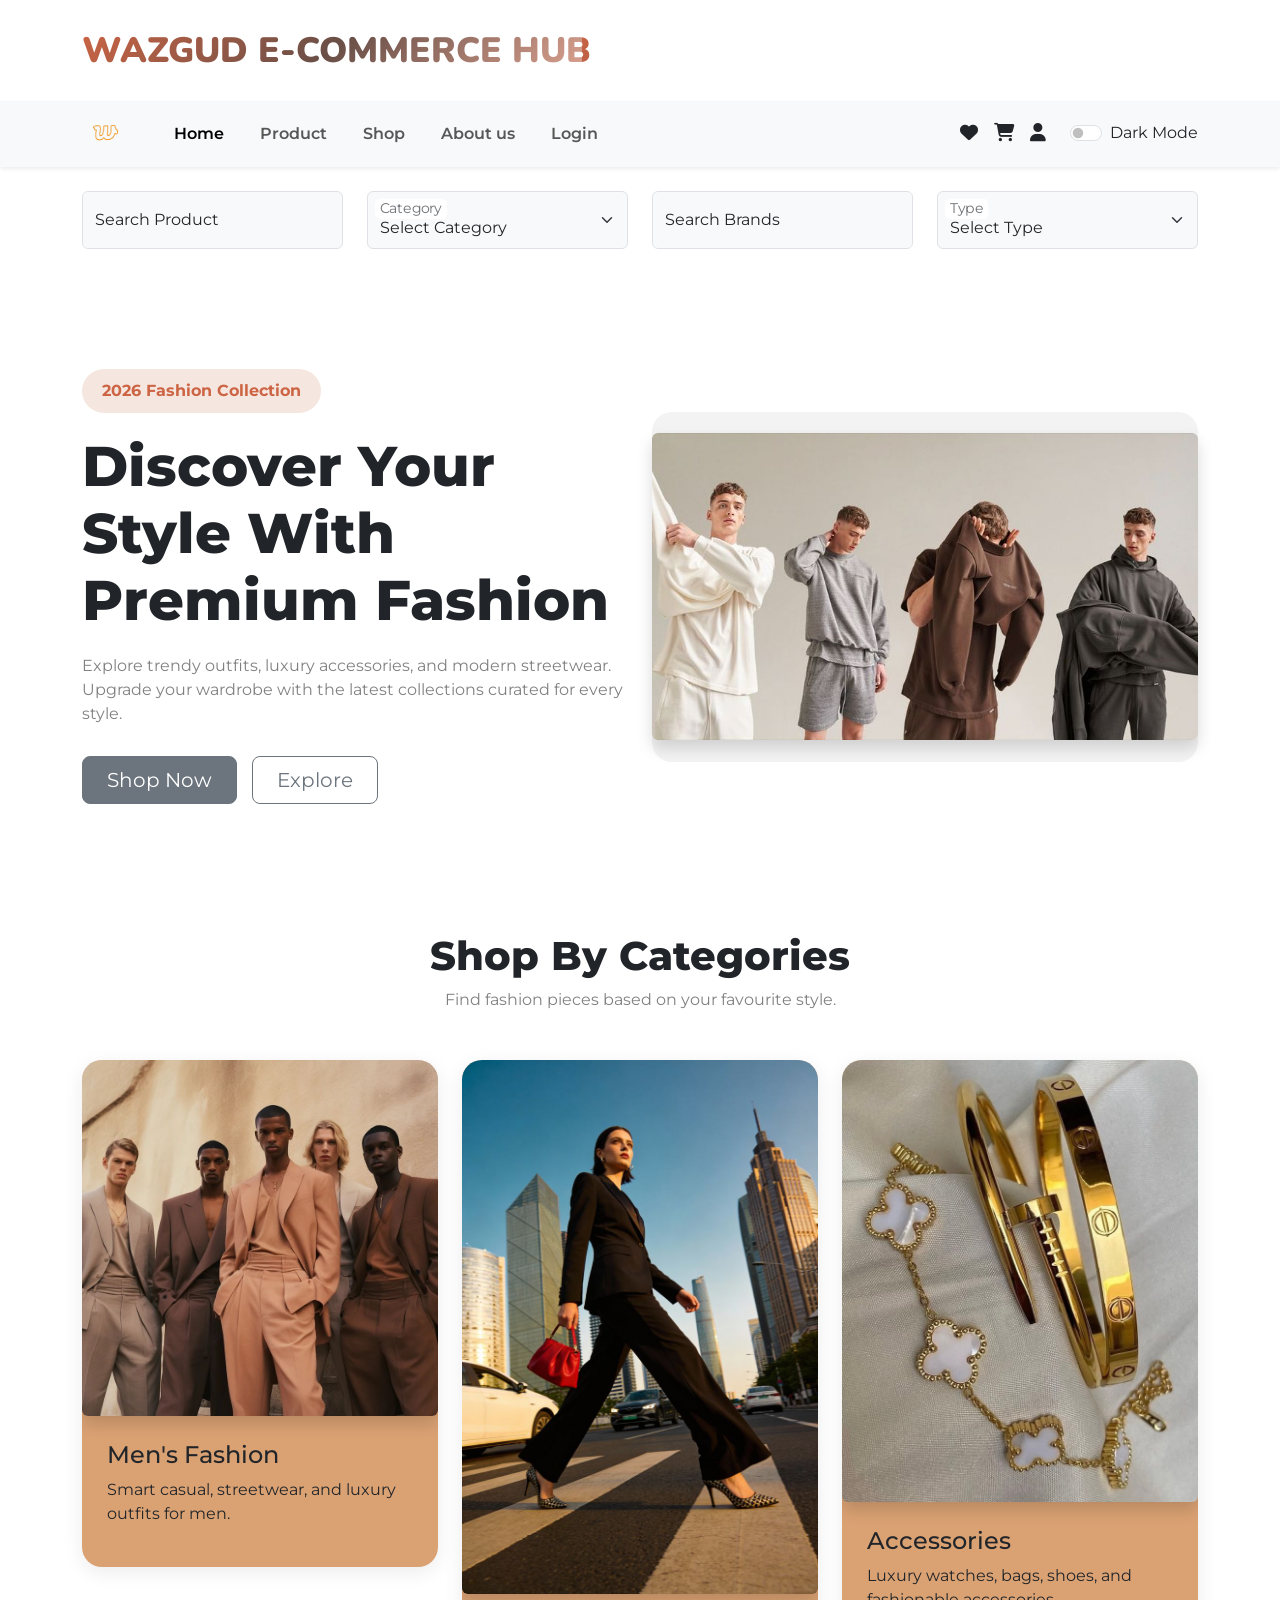
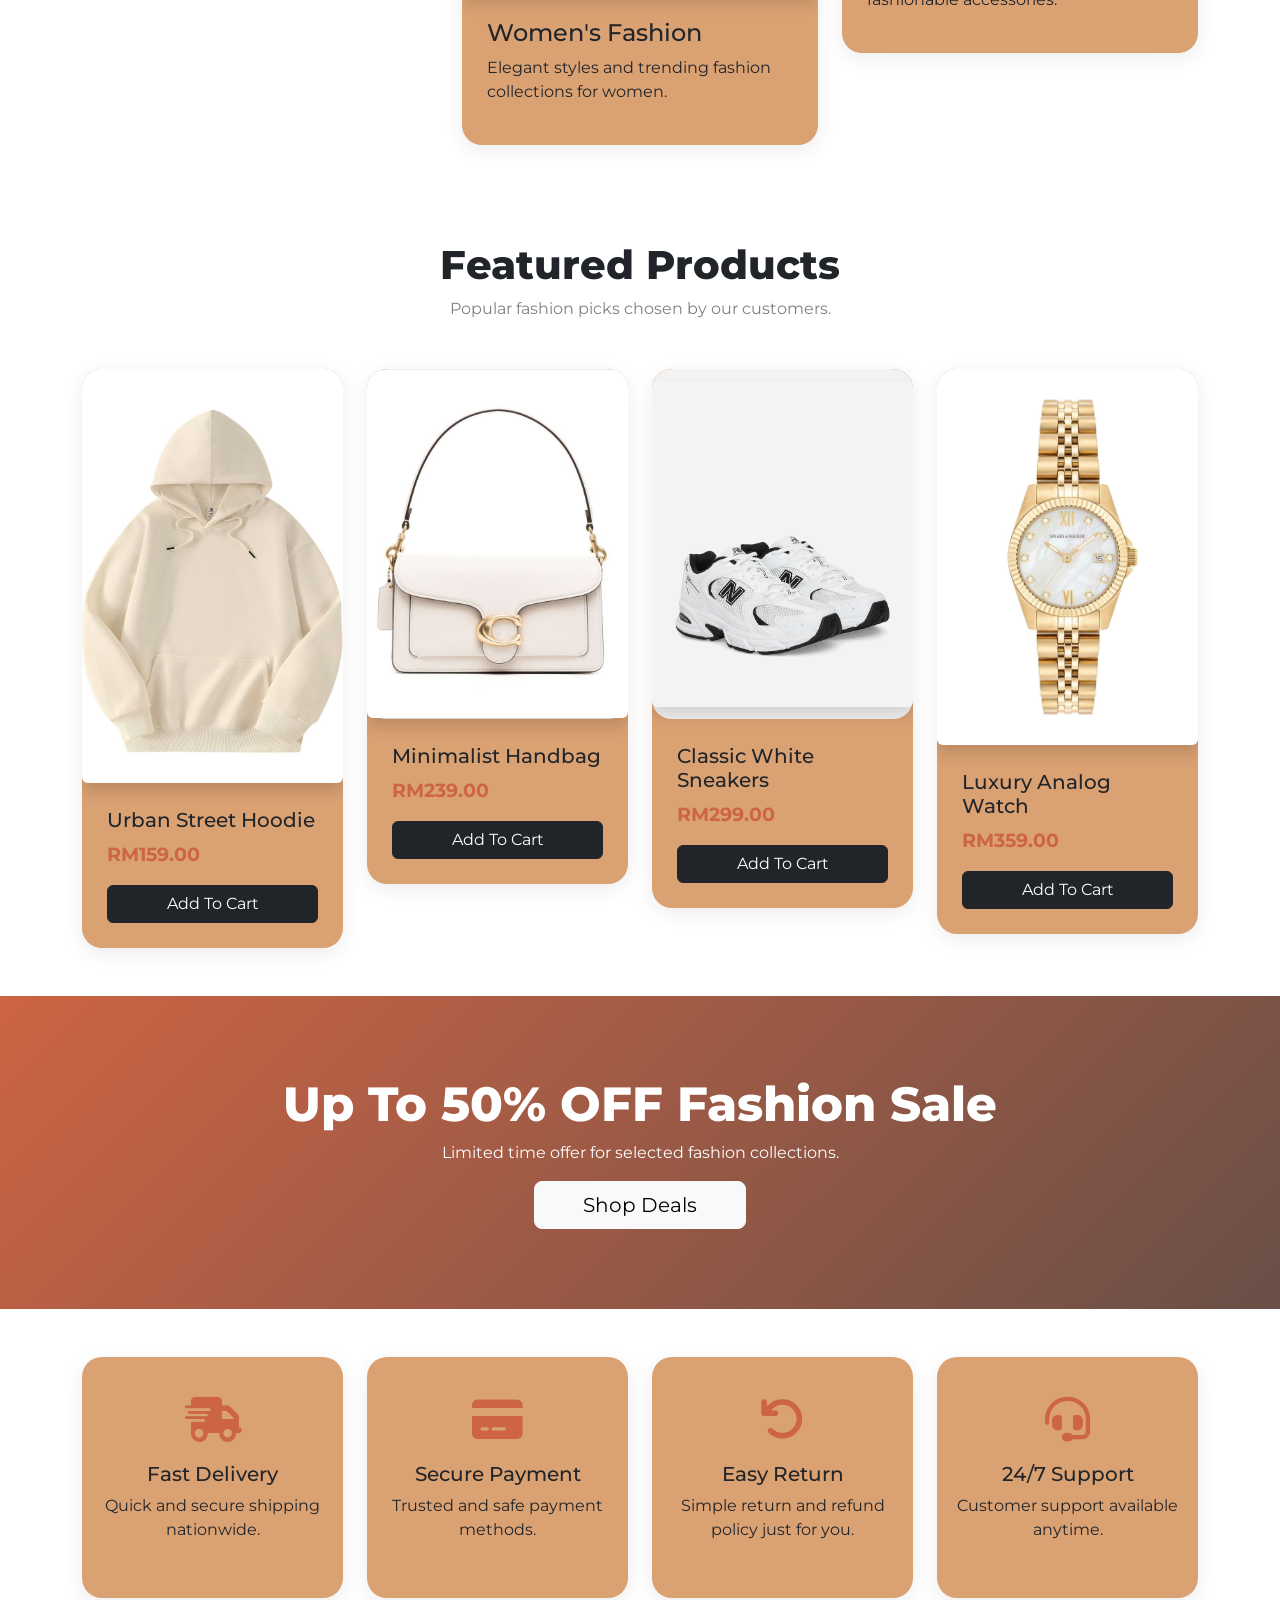
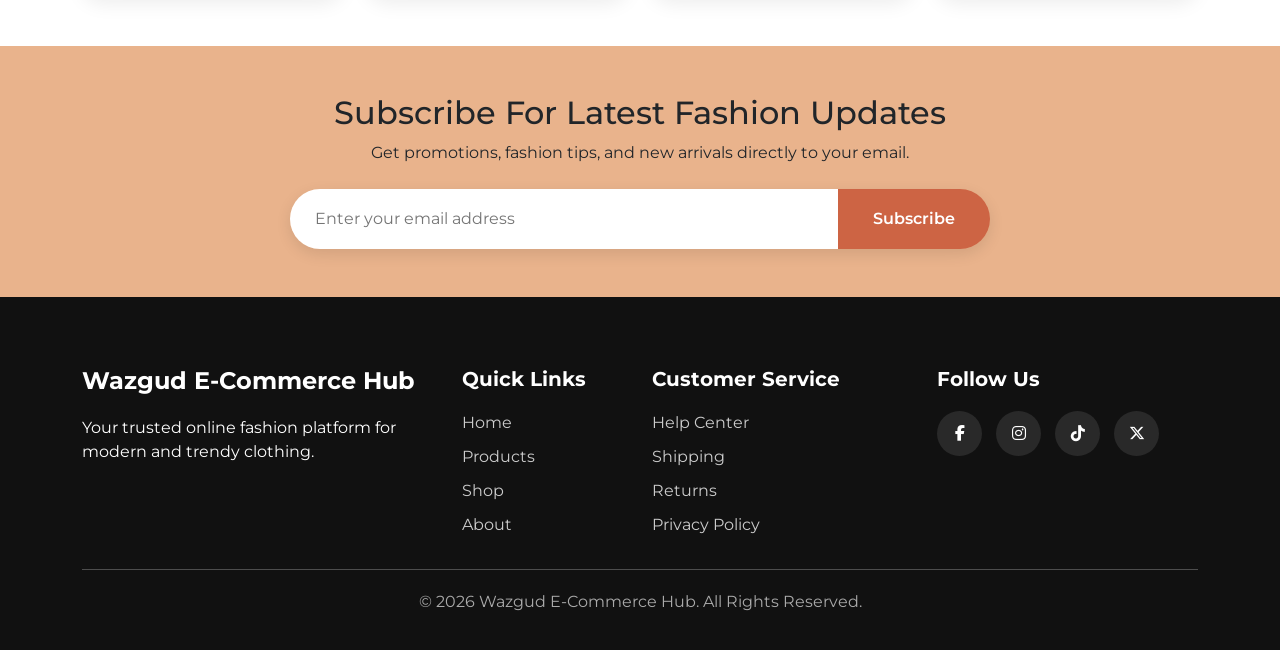
<file: index.html>
<!doctype html>
<html lang="en">
  <head>
    <meta charset="utf-8">
    <meta name="viewport" content="width=device-width, initial-scale=1">
    <title>E-Commerce Website</title>

    <!--Bootstrap-->
    <link href="https://cdn.jsdelivr.net/npm/bootstrap@5.3.8/dist/css/bootstrap.min.css" rel="stylesheet" integrity="sha384-sRIl4kxILFvY47J16cr9ZwB07vP4J8+LH7qKQnuqkuIAvNWLzeN8tE5YBujZqJLB" crossorigin="anonymous">

    <!--Google Fonts-->
    <link rel="preconnect" href="https://fonts.googleapis.com">
    <link rel="preconnect" href="https://fonts.gstatic.com" crossorigin>
    <link href="https://fonts.googleapis.com/css2?family=Montserrat:ital,wght@0,100..900;1,100..900&family=Nunito:ital,wght@0,200..1000;1,200..1000&display=swap" rel="stylesheet">

    <!--Font Awesome-->
    <link rel="stylesheet" href="https://cdnjs.cloudflare.com/ajax/libs/font-awesome/6.7.2/css/all.min.css" integrity="sha512-Evv84Mr4kqVGRNSgIGL/F/aIDqQb7xQ2vcrdIwxfjThSH8CSR7PBEakCr51Ck+w+/U6swU2Im1vVX0SVk9ABhg==" crossorigin="anonymous" referrerpolicy="no-referrer" />

    <!--CSS-->
    <link rel="stylesheet" href="css/style.css">

  </head>
  <body>
    
    <!--Header-->
<div class="container my-4">
    <div class="title">Wazgud E-Commerce Hub</div>
</div>

    <!--Nav-->
<nav class="navbar navbar-expand-lg bg-body-tertiary sticky-top shadow-sm">
  <div class="container">
    <img src="img/logo.png" alt="Logo" width="50px">
    <button class="navbar-toggler" type="button" data-bs-toggle="collapse" data-bs-target="#navbarSupportedContent" aria-controls="navbarSupportedContent" aria-expanded="false" aria-label="Toggle navigation">
      <span class="navbar-toggler-icon"></span>
    </button>
    <div class="collapse navbar-collapse" id="navbarSupportedContent">
      <ul class="navbar-nav me-auto mb-2 mb-lg-0 ms-4">
        <li class="nav-item">
          <a class="nav-link active" aria-current="page" href="index.html">Home</a>
        </li>
        <li class="nav-item">
          <a class="nav-link" href="product.html">Product</a>
        </li>
        <li class="nav-item">
          <a class="nav-link" href="shop.html">Shop</a>
        </li>
        <li class="nav-item">
          <a class="nav-link" href="about.html">About us</a>
        </li>
        <li class="nav-item">
          <a class="nav-link" href="login.html">Login</a>
        </li>
      </ul>

      <div class="nav-icons d-flex align-items-center gap-3 me-4">
        <a href="#"><i class="fa-solid fa-heart"></i></a>
        <a href="#"><i class="fa-solid fa-cart-shopping"></i></a>
        <a href="#"><i class="fa-solid fa-user"></i></a>
      </div>

      <div class="form-check form-switch">
        <input class="form-check-input" type="checkbox" id="darkModeToggle">
        <label class="form-check-label" for="darkModeToggle" id="themeLabel">Dark Mode</label>
      </div>
    </div>
  </div>
</nav>

    <!--Content-->
    <div class="container">
      <div class="row my-4">
        <div class="col-md-3">
          <div class="form-floating mb-3">
              <input type="Product" class="form-control bg-body-tertiary" id="floatingProduct" placeholder="Product">
              <label for="floatingProduct">Search Product</label>
          </div>
        </div>
        <div class="col-md-3">
          <div class="form-floating">
          <select class="form-select bg-body-tertiary" id="floatingSelect" aria-label="Floating label select example">
            <option selected>Select Category</option>
            <option value="1">Men's Fashion</option>
            <option value="2">Woman's Fashion</option>
            <option value="3">Accessories</option>
          </select>
  <label for="floatingSelect">Category</label>
</div>
        </div>
        <div class="col-md-3">
          <div class="form-floating mb-3">
              <input type="Brands" class="form-control bg-body-tertiary" id="floatingBrands" placeholder="Brands">
              <label for="floatingBrands">Search Brands</label>
          </div>
        </div>
        <div class="col-md-3">
          <div class="form-floating">
          <select class="form-select bg-body-tertiary" id="floatingSelect" aria-label="Floating label select example">
            <option selected>Select Type</option>
            <option value="1">Brand New</option>
            <option value="2">Preloved</option>
          </select>
  <label for="floatingSelect">Type</label>
</div>
        </div>
      </div>
    </div>

    <!--Hero Section-->
    <section class="hero-section">
      <div class="container">
        <div class="row align-items-center">
          <div class="col-lg-6">
            <span class="hero-tag">2026 Fashion Collection</span>
            <h1 class="hero-title">Discover Your Style With Premium Fashion</h1>
            <p class="hero-text">
              Explore trendy outfits, luxury accessories, and modern streetwear.
              Upgrade your wardrobe with the latest collections curated for every style.
            </p>

            <div class="hero-btn-group">
              <a href="#products" class="btn btn-secondary btn-lg px-4">Shop Now</a>
              <a href="#categories" class="btn btn-outline-secondary btn-lg px-4">Explore</a>
            </div>
          </div>

          <!--image-->
          <div class="col-lg-6 text-center mt-5 mt-lg-0">
            <div class="hero-image-placeholder border-0">
              <img src="img/mainpic.jpg" alt="mainpic" class="img-fluid rounded shadow">
            </div>
          </div>
        </div>
      </div>
    </section>

    <!--Categories-->
    <section class="categories py-5" id="categories">
      <div class="container">
        <div class="section-title text-center mb-5">
          <h2>Shop By Categories</h2>
          <p>Find fashion pieces based on your favourite style.</p>
        </div>

        <div class="row g-4">
          <div class="col-md-4">
            <div class="category-card">
              <div class="product-image border-0">
                <img src="img/man1.jpg" alt="man1" class="img-fluid rounded shadow">
              </div>
              <div class="category-content">
                <h4>Men's Fashion</h4>
                <p>Smart casual, streetwear, and luxury outfits for men.</p>
              </div>
            </div>
          </div>

          <div class="col-md-4">
            <div class="category-card">
              <div class="product-image border-0">
                <img src="img/woman1.jpg" alt="woman1" class="img-fluid rounded shadow">
              </div>
              <div class="category-content">
                <h4>Women's Fashion</h4>
                <p>Elegant styles and trending fashion collections for women.</p>
              </div>
            </div>
          </div>

          <div class="col-md-4">
            <div class="category-card">
              <div class="product-image border-0">
                <img src="img/luxuryaccess1.jpg" alt="luxuryaccess1" class="img-fluid rounded shadow">
              </div>
              <div class="category-content">
                <h4>Accessories</h4>
                <p>Luxury watches, bags, shoes, and fashionable accessories.</p>
              </div>
            </div>
          </div>
        </div>
      </div>
    </section>

    <!--Featured Products-->
    <section class="featured-products py-5" id="products">
      <div class="container">
        <div class="section-title text-center mb-5">
          <h2>Featured Products</h2>
          <p>Popular fashion picks chosen by our customers.</p>
        </div>

        <div class="row g-4">
          <div class="col-lg-3 col-md-6">
              <a href="detail1.html" class="text-decoration-none text-dark">
                <div class="product-card">
                  <div class="product-image border-0">
                    <img src="img/hoodie.jpg" alt="hoodie" class="img-fluid rounded shadow">
                  </div>
                  <div class="product-content">
                    <h5>Urban Street Hoodie</h5>
                    <div class="product-price">RM159.00</div>
                    <button class="btn btn-dark w-100 mt-3">Add To Cart</button>
                  </div>
                </div>
              </a>
          </div>

          <div class="col-lg-3 col-md-6">
              <a href="detail2.html" class="text-decoration-none text-dark">
                <div class="product-card">
                  <div class="product-image border-0">
                    <img src="img/handbag.jpg" alt="handbag" class="img-fluid rounded shadow">
                  </div>
                  <div class="product-content">
                    <h5>Minimalist Handbag</h5>
                    <div class="product-price">RM239.00</div>
                    <button class="btn btn-dark w-100 mt-3">Add To Cart</button>
                  </div>
                </div>
              </a>
          </div>

          <div class="col-lg-3 col-md-6">
              <a href="detail3.html" class="text-decoration-none text-dark">
                <div class="product-card">
                  <div class="product-image border-0">
                    <img src="img/sneakers.jpg" alt="sneakers" class="img-fluid rounded shadow">
                  </div>
                  <div class="product-content">
                    <h5>Classic White Sneakers</h5>
                    <div class="product-price">RM299.00</div>
                    <button class="btn btn-dark w-100 mt-3">Add To Cart</button>
                  </div>
                </div>
              </a>
          </div>

          <div class="col-lg-3 col-md-6">
              <a href="detail4.html" class="text-decoration-none text-dark">
                <div class="product-card">
                  <div class="product-image border-0">
                    <img src="img/watch.jpg" alt="watch" class="img-fluid rounded shadow">
                  </div>
                  <div class="product-content">
                    <h5>Luxury Analog Watch</h5>
                    <div class="product-price">RM359.00</div>
                    <button class="btn btn-dark w-100 mt-3">Add To Cart</button>
                  </div>
                </div>
              </a>
          </div>
        </div>
      </div>
    </section>

    <!--Banner-->
    <section class="promo-banner">
      <div class="container text-center">
        <h2>Up To 50% OFF Fashion Sale</h2>
        <p>Limited time offer for selected fashion collections.</p>
        <a href="#" class="btn btn-light btn-lg px-5">Shop Deals</a>
      </div>
    </section>

    <!--Why Choose Us-->
    <section class="why-us py-5">
      <div class="container">
        <div class="row text-center g-4">
          <div class="col-md-3">
            <div class="feature-box">
              <i class="fa-solid fa-truck-fast"></i>
              <h5>Fast Delivery</h5>
              <p>Quick and secure shipping nationwide.</p>
            </div>
          </div>

          <div class="col-md-3">
            <div class="feature-box">
              <i class="fa-solid fa-credit-card"></i>
              <h5>Secure Payment</h5>
              <p>Trusted and safe payment methods.</p>
            </div>
          </div>

          <div class="col-md-3">
            <div class="feature-box">
              <i class="fa-solid fa-arrow-rotate-left"></i>
              <h5>Easy Return</h5>
              <p>Simple return and refund policy just for you.</p>
            </div>
          </div>

          <div class="col-md-3">
            <div class="feature-box">
              <i class="fa-solid fa-headset"></i>
              <h5>24/7 Support</h5>
              <p>Customer support available anytime.</p>
            </div>
          </div>
        </div>
      </div>
    </section>

    <!--Newsletter-->
    <section class="newsletter-section py-5">
      <div class="container text-center">
        <h2>Subscribe For Latest Fashion Updates</h2>
        <p>Get promotions, fashion tips, and new arrivals directly to your email.</p>

        <div class="newsletter-form mt-4">
          <input type="email" placeholder="Enter your email address">
          <button>Subscribe</button>
        </div>
      </div>
    </section>

    <!--Footer-->
    <footer class="footer-section">
      <div class="container">
        <div class="row g-4">
          <div class="col-lg-4">
            <h4>Wazgud E-Commerce Hub</h4>
            <p>
              Your trusted online fashion platform for modern and trendy clothing.
            </p>
          </div>

          <div class="col-lg-2 col-md-4">
            <h5>Quick Links</h5>
            <ul>
              <li><a href="#">Home</a></li>
              <li><a href="#">Products</a></li>
              <li><a href="#">Shop</a></li>
              <li><a href="#">About</a></li>
            </ul>
          </div>

          <div class="col-lg-3 col-md-4">
            <h5>Customer Service</h5>
            <ul>
              <li><a href="#">Help Center</a></li>
              <li><a href="#">Shipping</a></li>
              <li><a href="#">Returns</a></li>
              <li><a href="#">Privacy Policy</a></li>
            </ul>
          </div>

          <div class="col-lg-3 col-md-4">
            <h5>Follow Us</h5>
            <div class="social-icons">
              <a href="#"><i class="fa-brands fa-facebook-f"></i></a>
              <a href="#"><i class="fa-brands fa-instagram"></i></a>
              <a href="#"><i class="fa-brands fa-tiktok"></i></a>
              <a href="#"><i class="fa-brands fa-x-twitter"></i></a>
            </div>
          </div>
        </div>

        <hr>

        <div class="text-center copyright">
          <p>© 2026 Wazgud E-Commerce Hub. All Rights Reserved.</p>
        </div>
      </div>
    </footer>

    <!--Bootstrap js CDN-->
    <script src="https://cdn.jsdelivr.net/npm/bootstrap@5.3.8/dist/js/bootstrap.bundle.min.js" integrity="sha384-FKyoEForCGlyvwx9Hj09JcYn3nv7wiPVlz7YYwJrWVcXK/BmnVDxM+D2scQbITxI" crossorigin="anonymous"></script>

    <!--Dark Mode-->
    <script>
        function setTheme(theme){
          document.documentElement.setAttribute("data-bs-theme", theme);
          localStorage.setItem("theme",theme);
          document.getElementById("themeLabel").innerText =
              theme === "dark" ? "Dark Mode On" : "Dark Mode Off";
        }

        document
            .getElementById("darkModeToggle")
            .addEventListener("change", function (event) {
              if (event.target.checked) {
                setTheme("dark");
              } else {
                setTheme("");
              }
            });

            window.onload = function () {
                let savedTheme = localStorage.getItem("theme");
                if(savedTheme) {
                    setTheme(savedTheme);
                    if (savedTheme === "dark") {
                        document.getElementById("darkModeToggle").checked = true;
                    }
                }
            };
    </script>
  </body>
</html>
</file>
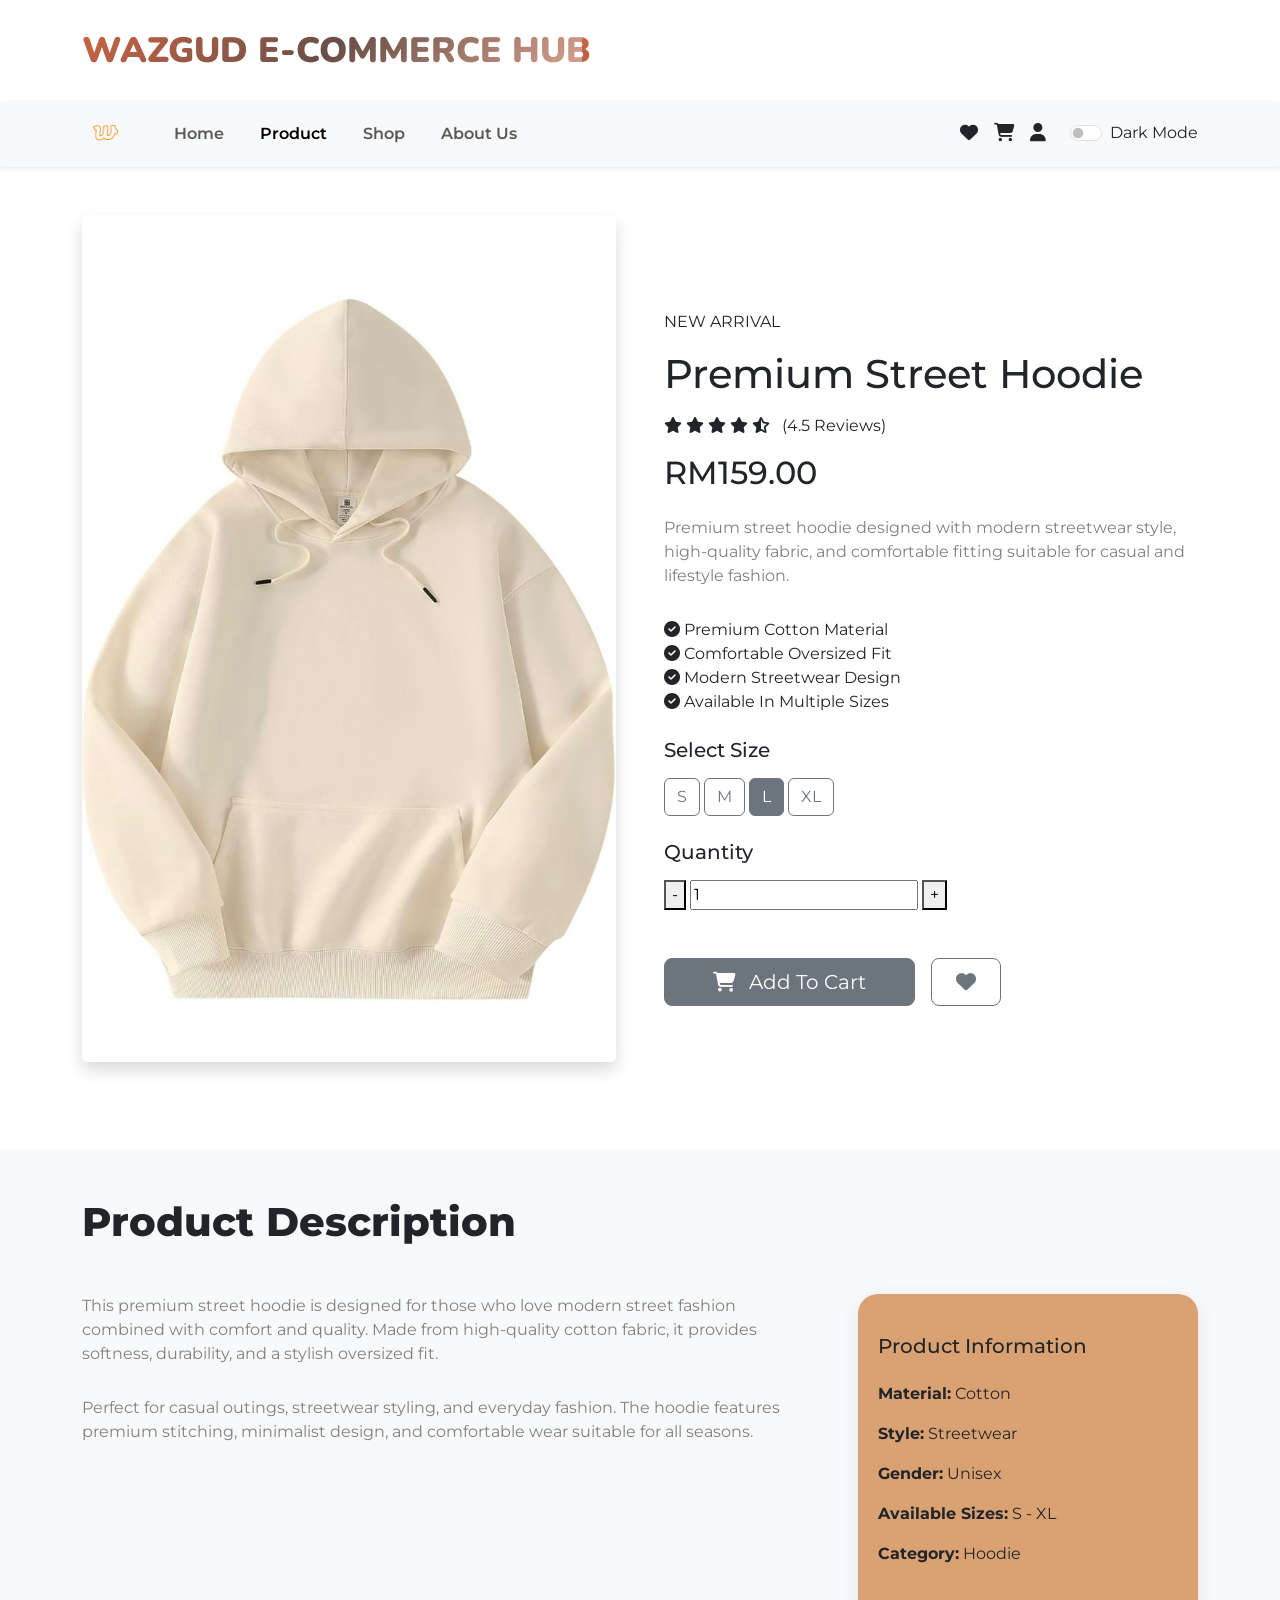
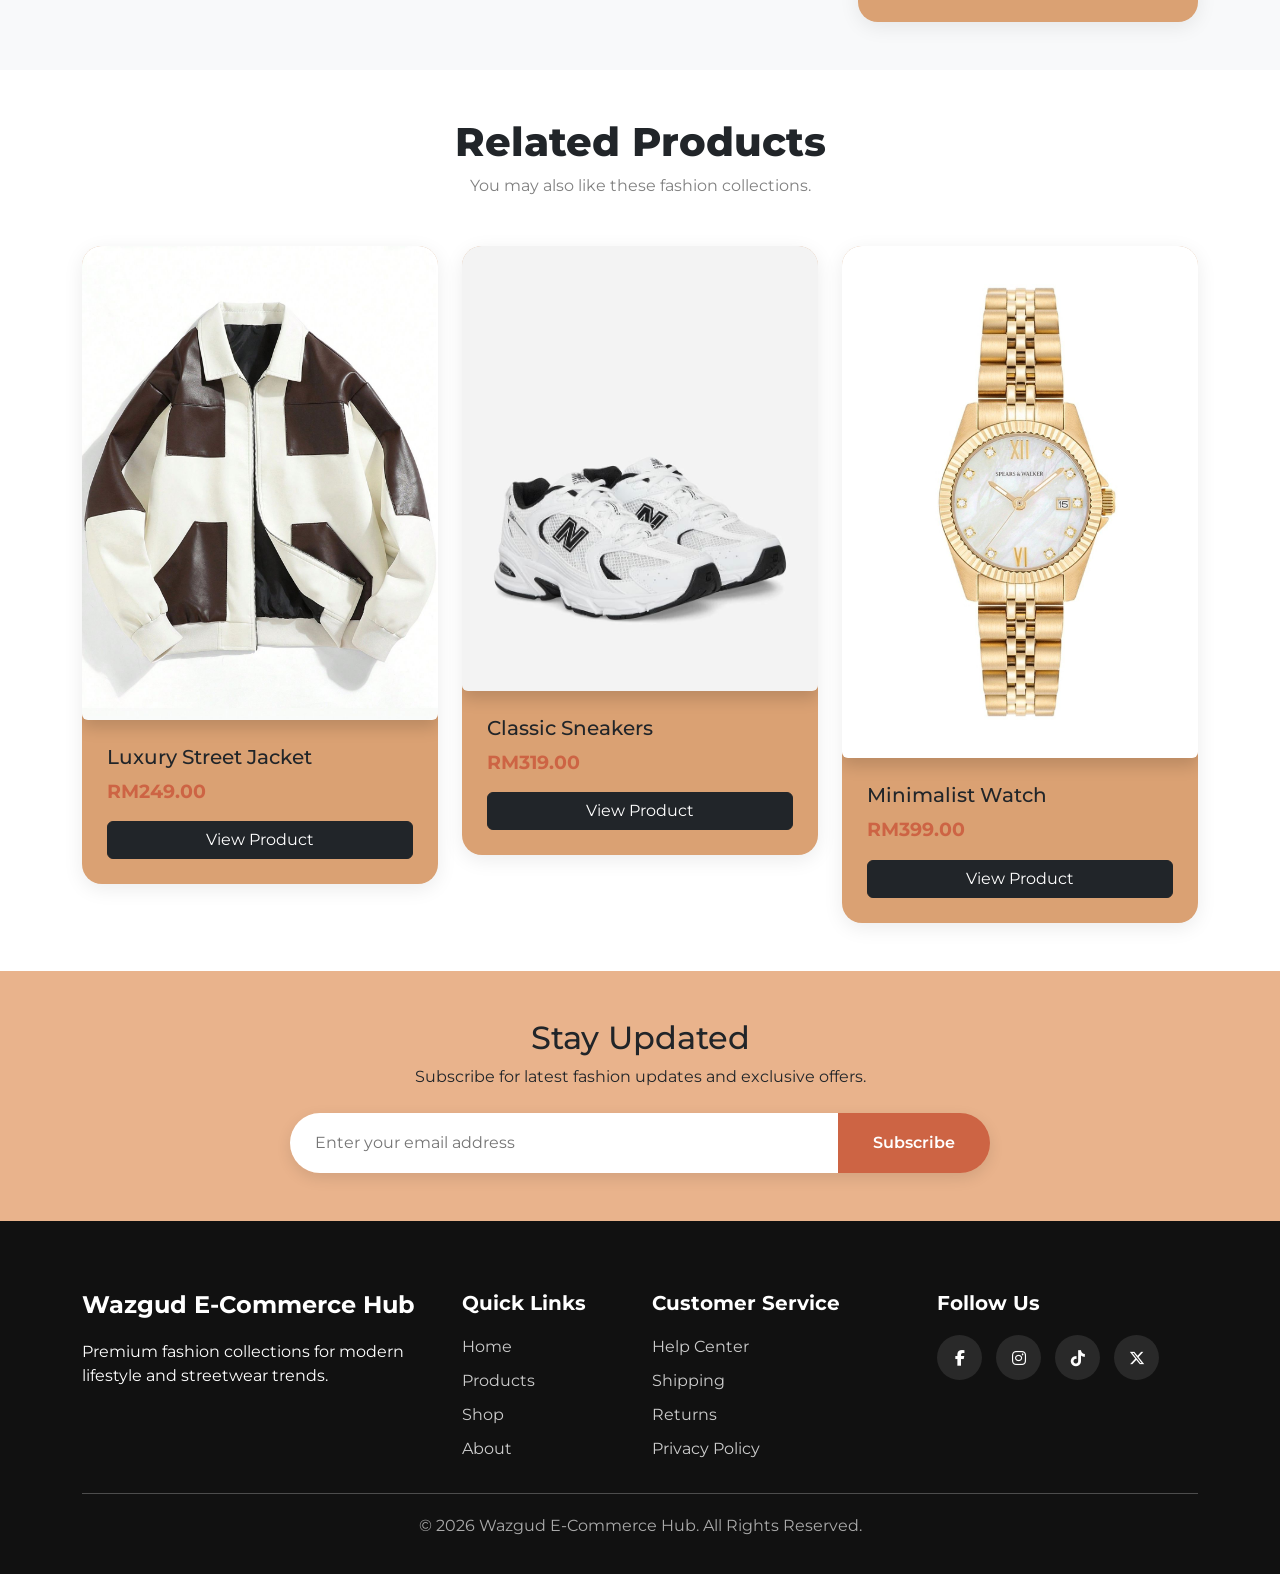
<file: detail1.html>
<!doctype html>
<html lang="en">
  <head>
    <meta charset="utf-8">
    <meta name="viewport" content="width=device-width, initial-scale=1">
    <title>Product Details - Wazgud E-Commerce Hub</title>

    <!--Bootstrap-->
    <link href="https://cdn.jsdelivr.net/npm/bootstrap@5.3.8/dist/css/bootstrap.min.css" rel="stylesheet">

    <!--Google Fonts-->
    <link rel="preconnect" href="https://fonts.googleapis.com">
    <link rel="preconnect" href="https://fonts.gstatic.com" crossorigin>
    <link href="https://fonts.googleapis.com/css2?family=Montserrat:wght@100..900&family=Nunito:wght@200..1000&display=swap" rel="stylesheet">

    <!--Font Awesome-->
    <link rel="stylesheet" href="https://cdnjs.cloudflare.com/ajax/libs/font-awesome/6.7.2/css/all.min.css"/>

    <!--CSS-->
    <link rel="stylesheet" href="css/style.css">

  </head>
  <body>

    <!--Header-->
    <div class="container my-4">
      <div class="title">Wazgud E-Commerce Hub</div>
    </div>

    <!--Navbar-->
    <nav class="navbar navbar-expand-lg bg-body-tertiary sticky-top shadow-sm">
      <div class="container">

        <!--Logo-->
        <img src="img/logo.png" alt="Logo" width="50px">

        <button class="navbar-toggler" type="button" data-bs-toggle="collapse" data-bs-target="#navbarSupportedContent">
          <span class="navbar-toggler-icon"></span>
        </button>

        <div class="collapse navbar-collapse" id="navbarSupportedContent">
          <ul class="navbar-nav me-auto mb-2 mb-lg-0 ms-4">
            <li class="nav-item">
              <a class="nav-link" href="index.html">Home</a>
            </li>
            <li class="nav-item">
              <a class="nav-link active" href="product.html">Product</a>
            </li>
            <li class="nav-item">
              <a class="nav-link" href="shop.html">Shop</a>
            </li>
            <li class="nav-item">
              <a class="nav-link" href="about.html">About Us</a>
            </li>
          </ul>

          <div class="nav-icons d-flex align-items-center gap-3 me-4">
            <a href="#"><i class="fa-solid fa-heart"></i></a>
            <a href="#"><i class="fa-solid fa-cart-shopping"></i></a>
            <a href="#"><i class="fa-solid fa-user"></i></a>
          </div>

          <!--Dark Mode-->
          <div class="form-check form-switch">
            <input class="form-check-input" type="checkbox" id="darkModeToggle">
            <label class="form-check-label" for="darkModeToggle" id="themeLabel">
              Dark Mode
            </label>
          </div>
        </div>
      </div>
    </nav>

    <!--Product Details-->
    <section class="product-details py-5">
      <div class="container">
        <div class="row g-5 align-items-center">

          <!--Product Image-->
          <div class="col-lg-6">
            <div class="product-image border-0">
                <img src="img/hoodie.jpg" alt="hoodie" class="img-fluid rounded shadow">
              </div>

            <div class="row mt-4 g-3">
              <div class="col-4">
              </div>
              <div class="col-4">
              </div>
              <div class="col-4">
              </div>
            </div>
          </div>

          <!--Product Info-->
          <div class="col-lg-6">
            <span class="product-badge">
              NEW ARRIVAL
            </span>
            <h1 class="mt-3">
              Premium Street Hoodie
            </h1>

            <div class="product-rating mt-3 mb-3">
              <i class="fa-solid fa-star"></i>
              <i class="fa-solid fa-star"></i>
              <i class="fa-solid fa-star"></i>
              <i class="fa-solid fa-star"></i>
              <i class="fa-solid fa-star-half-stroke"></i>
              <span class="ms-2">
                (4.5 Reviews)
              </span>
            </div>

            <h2 class="product-detail-price mb-4">
              RM159.00
            </h2>
            <p class="hero-text">
              Premium street hoodie designed with modern streetwear style,
              high-quality fabric, and comfortable fitting suitable for
              casual and lifestyle fashion.
            </p>

            <!--Product Features-->
            <div class="product-features mt-4">
              <div class="feature-item">
                <i class="fa-solid fa-circle-check"></i>
                <span>Premium Cotton Material</span>
              </div>

              <div class="feature-item">
                <i class="fa-solid fa-circle-check"></i>
                <span>Comfortable Oversized Fit</span>
              </div>

              <div class="feature-item">
                <i class="fa-solid fa-circle-check"></i>
                <span>Modern Streetwear Design</span>
              </div>
              <div class="feature-item">
                <i class="fa-solid fa-circle-check"></i>
                <span>Available In Multiple Sizes</span>
              </div>
            </div>

            <!--Size Selection-->
            <div class="mt-4">
              <h5>Select Size</h5>
              <div class="size-options mt-3">
                <button class="btn btn-outline-secondary">S</button>
                <button class="btn btn-outline-secondary">M</button>
                <button class="btn btn-secondary">L</button>
                <button class="btn btn-outline-secondary">XL</button>
              </div>
            </div>

            <!--Quantity-->
            <div class="mt-4">
              <h5>Quantity</h5>
              <div class="quantity-box mt-3">
                <button>-</button>
                <input type="text" value="1">
                <button>+</button>
              </div>
            </div>

            <!--Buttons-->
            <div class="d-flex gap-3 mt-5 flex-wrap">
              <button class="btn btn-secondary btn-lg px-5">
                <i class="fa-solid fa-cart-shopping me-2"></i>
                Add To Cart
              </button>

              <button class="btn btn-outline-secondary btn-lg px-4">
                <i class="fa-solid fa-heart"></i>
              </button>
            </div>
          </div>
        </div>
      </div>
    </section>

    <!--Product Description-->
    <section class="py-5 bg-body-tertiary">
      <div class="container">
        <div class="section-title mb-5">
          <h2>Product Description</h2>
        </div>

        <div class="row g-5">
          <div class="col-lg-8">
            <p class="hero-text">
              This premium street hoodie is designed for those who love
              modern street fashion combined with comfort and quality.
              Made from high-quality cotton fabric, it provides softness,
              durability, and a stylish oversized fit.
            </p>

            <p class="hero-text">
              Perfect for casual outings, streetwear styling,
              and everyday fashion. The hoodie features premium stitching,
              minimalist design, and comfortable wear suitable for all seasons.
            </p>
          </div>

          <div class="col-lg-4">
            <div class="feature-box">
              <h5 class="mb-4">Product Information</h5>
              <ul class="list-unstyled">
                <li class="mb-3">
                  <strong>Material:</strong> Cotton
                </li>
                <li class="mb-3">
                  <strong>Style:</strong> Streetwear
                </li>
                <li class="mb-3">
                  <strong>Gender:</strong> Unisex
                </li>
                <li class="mb-3">
                  <strong>Available Sizes:</strong> S - XL
                </li>
                <li class="mb-3">
                  <strong>Category:</strong> Hoodie
                </li>
              </ul>
            </div>
          </div>
        </div>
      </div>
    </section>

    <!--Related Products-->
    <section class="featured-products py-5">
      <div class="container">
        <div class="section-title text-center mb-5">
          <h2>Related Products</h2>
          <p>
            You may also like these fashion collections.
          </p>
        </div>
        <div class="row g-4">

          <!--Product Card-->
          <div class="col-lg-4">
            <div class="product-card">
              <div class="product-image border-0">
                <img src="img/jacket.jpg" alt="jacket" class="img-fluid rounded shadow">
              </div>

              <div class="product-content">
                <h5>Luxury Street Jacket</h5>
                <div class="product-price">
                  RM249.00
                </div>
                <button class="btn btn-dark w-100 mt-3">
                  View Product
                </button>
              </div>
            </div>
          </div>

          <!--Product Card-->
          <div class="col-lg-4">
            <div class="product-card">
              <div class="product-image border-0">
                <img src="img/sneakers.jpg" alt="sneakers" class="img-fluid rounded shadow">
              </div>

              <div class="product-content">
                <h5>Classic Sneakers</h5>
                <div class="product-price">
                  RM319.00
                </div>
                <button class="btn btn-dark w-100 mt-3">
                  View Product
                </button>
              </div>
            </div>
          </div>

          <!--Product Card-->
          <div class="col-lg-4">
            <div class="product-card">
              <div class="product-image border-0">
                <img src="img/watch.jpg" alt="watch" class="img-fluid rounded shadow">
              </div>

              <div class="product-content">
                <h5>Minimalist Watch</h5>
                <div class="product-price">
                  RM399.00
                </div>
                <button class="btn btn-dark w-100 mt-3">
                  View Product
                </button>
              </div>
            </div>
          </div>
        </div>
      </div>
    </section>

    <!--Newsletter-->
    <section class="newsletter-section py-5">
      <div class="container text-center">
        <h2>Stay Updated</h2>
        <p>
          Subscribe for latest fashion updates and exclusive offers.
        </p>
        <div class="newsletter-form mt-4">

          <input type="email" placeholder="Enter your email address">
          <button>
            Subscribe
          </button>
        </div>
      </div>
    </section>

    <!--Footer-->
    <footer class="footer-section">
      <div class="container">
        <div class="row g-4">
          <div class="col-lg-4">
            <h4>Wazgud E-Commerce Hub</h4>
            <p>
              Premium fashion collections for modern lifestyle and streetwear trends.
            </p>
          </div>

          <div class="col-lg-2">
            <h5>Quick Links</h5>
            <ul>
              <li><a href="index.html">Home</a></li>
              <li><a href="product.html">Products</a></li>
              <li><a href="shop.html">Shop</a></li>
              <li><a href="about.html">About</a></li>
            </ul>
          </div>

          <div class="col-lg-3">
            <h5>Customer Service</h5>
            <ul>
              <li><a href="#">Help Center</a></li>
              <li><a href="#">Shipping</a></li>
              <li><a href="#">Returns</a></li>
              <li><a href="#">Privacy Policy</a></li>
            </ul>
          </div>

          <div class="col-lg-3">
            <h5>Follow Us</h5>
            <div class="social-icons">
              <a href="#"><i class="fa-brands fa-facebook-f"></i></a>
              <a href="#"><i class="fa-brands fa-instagram"></i></a>
              <a href="#"><i class="fa-brands fa-tiktok"></i></a>
              <a href="#"><i class="fa-brands fa-x-twitter"></i></a>
            </div>
          </div>
        </div>
        <hr>

        <div class="text-center copyright">
          <p>
            © 2026 Wazgud E-Commerce Hub. All Rights Reserved.
          </p>
        </div>
      </div>
    </footer>

    <!--Bootstrap JS-->
    <script src="https://cdn.jsdelivr.net/npm/bootstrap@5.3.8/dist/js/bootstrap.bundle.min.js"></script>

    <!--Dark Mode-->
    <script>
      function setTheme(theme){
        document.documentElement.setAttribute("data-bs-theme", theme);
        localStorage.setItem("theme",theme);
        document.getElementById("themeLabel").innerText =
        theme === "dark" ? "Dark Mode On" : "Dark Mode Off";
      }

      document
      .getElementById("darkModeToggle")
      .addEventListener("change", function (event) {
        if (event.target.checked) {
          setTheme("dark");
        } else {
          setTheme("");
        }
      });

      window.onload = function () {
        let savedTheme = localStorage.getItem("theme");
        if(savedTheme) {
          setTheme(savedTheme);
          if (savedTheme === "dark") {
            document.getElementById("darkModeToggle").checked = true;
          }
        }
      };

    </script>
  </body>
</html>
</file>
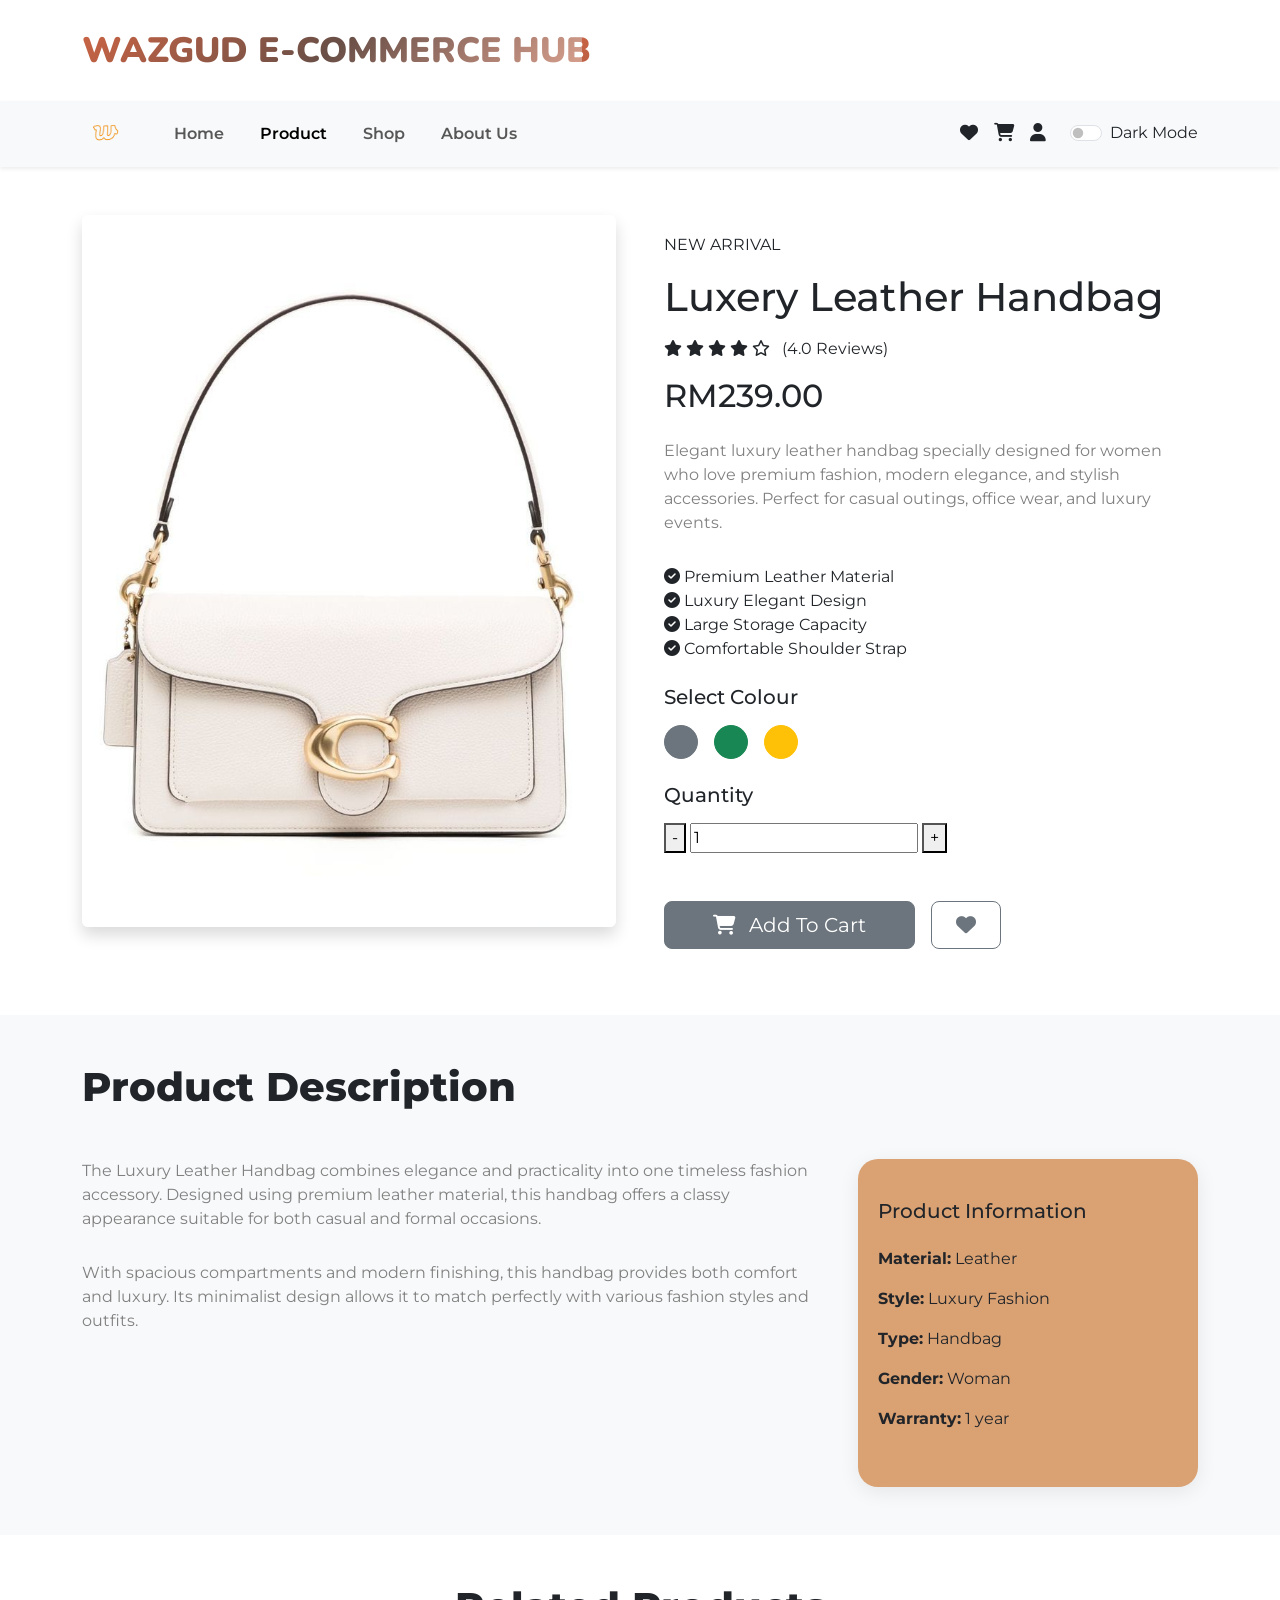
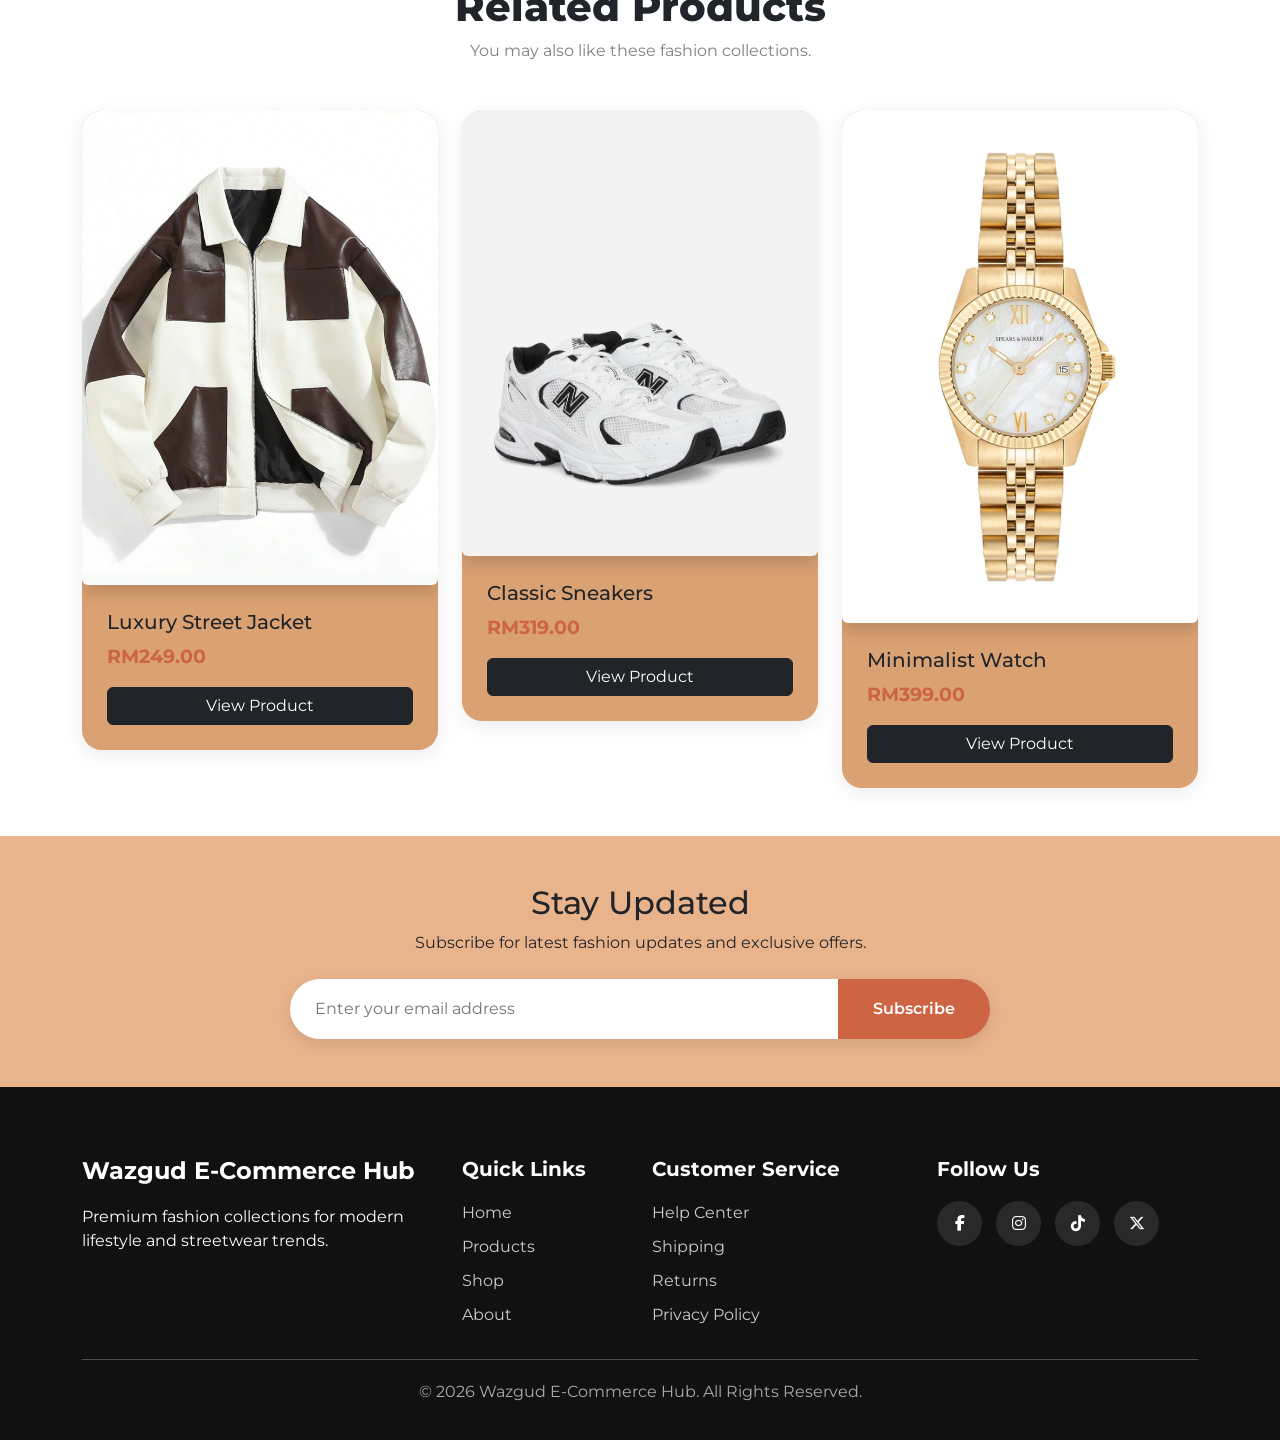
<file: detail2.html>
<!doctype html>
<html lang="en">
  <head>
    <meta charset="utf-8">
    <meta name="viewport" content="width=device-width, initial-scale=1">
    <title>Product Details - Wazgud E-Commerce Hub</title>

    <!--Bootstrap-->
    <link href="https://cdn.jsdelivr.net/npm/bootstrap@5.3.8/dist/css/bootstrap.min.css" rel="stylesheet">

    <!--Google Fonts-->
    <link rel="preconnect" href="https://fonts.googleapis.com">
    <link rel="preconnect" href="https://fonts.gstatic.com" crossorigin>
    <link href="https://fonts.googleapis.com/css2?family=Montserrat:wght@100..900&family=Nunito:wght@200..1000&display=swap" rel="stylesheet">

    <!--Font Awesome-->
    <link rel="stylesheet" href="https://cdnjs.cloudflare.com/ajax/libs/font-awesome/6.7.2/css/all.min.css"/>

    <!--CSS-->
    <link rel="stylesheet" href="css/style.css">

  </head>
  <body>

    <!--Header-->
    <div class="container my-4">
      <div class="title">Wazgud E-Commerce Hub</div>
    </div>

    <!--Navbar-->
    <nav class="navbar navbar-expand-lg bg-body-tertiary sticky-top shadow-sm">
      <div class="container">

        <!--Logo-->
        <img src="img/logo.png" alt="Logo" width="50px">

        <button class="navbar-toggler" type="button" data-bs-toggle="collapse" data-bs-target="#navbarSupportedContent">
          <span class="navbar-toggler-icon"></span>
        </button>

        <div class="collapse navbar-collapse" id="navbarSupportedContent">
          <ul class="navbar-nav me-auto mb-2 mb-lg-0 ms-4">
            <li class="nav-item">
              <a class="nav-link" href="index.html">Home</a>
            </li>
            <li class="nav-item">
              <a class="nav-link active" href="product.html">Product</a>
            </li>
            <li class="nav-item">
              <a class="nav-link" href="shop.html">Shop</a>
            </li>
            <li class="nav-item">
              <a class="nav-link" href="about.html">About Us</a>
            </li>
          </ul>

          <div class="nav-icons d-flex align-items-center gap-3 me-4">
            <a href="#"><i class="fa-solid fa-heart"></i></a>
            <a href="#"><i class="fa-solid fa-cart-shopping"></i></a>
            <a href="#"><i class="fa-solid fa-user"></i></a>
          </div>

          <!--Dark Mode-->
          <div class="form-check form-switch">
            <input class="form-check-input" type="checkbox" id="darkModeToggle">
            <label class="form-check-label" for="darkModeToggle" id="themeLabel">
              Dark Mode
            </label>
          </div>
        </div>
      </div>
    </nav>

    <!--Product Details-->
    <section class="product-details py-5">
      <div class="container">
        <div class="row g-5 align-items-center">

          <!--Product Image-->
          <div class="col-lg-6">
            <div class="product-image border-0">
                <img src="img/handbag.jpg" alt="handbag" class="img-fluid rounded shadow">
              </div>
            <div class="row mt-4 g-3">
              <div class="col-4">
              </div>
              <div class="col-4">
              </div>
              <div class="col-4">
              </div>
            </div>
          </div>

          <!--Product Info-->
          <div class="col-lg-6">
            <span class="product-badge">
              NEW ARRIVAL
            </span>
            <h1 class="mt-3">
              Luxery Leather Handbag
            </h1>

            <div class="product-rating mt-3 mb-3">
              <i class="fa-solid fa-star"></i>
              <i class="fa-solid fa-star"></i>
              <i class="fa-solid fa-star"></i>
              <i class="fa-solid fa-star"></i>
              <i class="fa-regular fa-star"></i>
              <span class="ms-2">
                (4.0 Reviews)
              </span>
            </div>

            <h2 class="product-detail-price mb-4">
              RM239.00
            </h2>
            <p class="hero-text">
              Elegant luxury leather handbag specially designed for women who
              love premium fashion, modern elegance, and stylish accessories.
              Perfect for casual outings, office wear, and luxury events.
            </p>

            <!--Product Features-->
            <div class="product-features mt-4">
              <div class="feature-item">
                <i class="fa-solid fa-circle-check"></i>
                <span>Premium Leather Material</span>
              </div>

              <div class="feature-item">
                <i class="fa-solid fa-circle-check"></i>
                <span>Luxury Elegant Design</span>
              </div>

              <div class="feature-item">
                <i class="fa-solid fa-circle-check"></i>
                <span>Large Storage Capacity</span>
              </div>

              <div class="feature-item">
                <i class="fa-solid fa-circle-check"></i>
                <span>Comfortable Shoulder Strap</span>
              </div>
            </div>

            <!--Size Selection-->
            <div class="mt-4">
              <h5>Select Colour</h5>
              <div class="d-flex gap-3 mt-3">
                <button class="btn btn-secondary rounded-circle p-3"></button>
                <button class="btn btn-success rounded-circle p-3"></button>
                <button class="btn btn-warning rounded-circle p-3"></button>
              </div>
            </div>

            <!--Quantity-->
            <div class="mt-4">
              <h5>Quantity</h5>
              <div class="quantity-box mt-3">
                <button>-</button>
                <input type="text" value="1">
                <button>+</button>
              </div>
            </div>

            <!--Buttons-->
            <div class="d-flex gap-3 mt-5 flex-wrap">
              <button class="btn btn-secondary btn-lg px-5">
                <i class="fa-solid fa-cart-shopping me-2"></i>
                Add To Cart
              </button>

              <button class="btn btn-outline-secondary btn-lg px-4">
                <i class="fa-solid fa-heart"></i>
              </button>
            </div>
          </div>
        </div>
      </div>
    </section>

    <!--Product Description-->
    <section class="py-5 bg-body-tertiary">
      <div class="container">
        <div class="section-title mb-5">
          <h2>Product Description</h2>
        </div>

        <div class="row g-5">
          <div class="col-lg-8">
            <p class="hero-text">
              The Luxury Leather Handbag combines elegance and practicality
              into one timeless fashion accessory. Designed using premium
              leather material, this handbag offers a classy appearance
              suitable for both casual and formal occasions.
            </p>

            <p class="hero-text">
              With spacious compartments and modern finishing,
              this handbag provides both comfort and luxury.
              Its minimalist design allows it to match perfectly
              with various fashion styles and outfits.
            </p>
          </div>

          <div class="col-lg-4">
            <div class="feature-box">
              <h5 class="mb-4">Product Information</h5>
              <ul class="list-unstyled">
                <li class="mb-3">
                  <strong>Material:</strong> Leather
                </li>
                <li class="mb-3">
                  <strong>Style:</strong> Luxury Fashion
                </li>
                <li class="mb-3">
                  <strong>Type:</strong> Handbag
                </li>
                <li class="mb-3">
                  <strong>Gender:</strong> Woman
                </li>
                <li class="mb-3">
                  <strong>Warranty:</strong> 1 year
                </li>
              </ul>
            </div>
          </div>
        </div>
      </div>
    </section>

    <!--Related Products-->
    <section class="featured-products py-5">
      <div class="container">
        <div class="section-title text-center mb-5">
          <h2>Related Products</h2>
          <p>
            You may also like these fashion collections.
          </p>
        </div>
        <div class="row g-4">

          <!--Product Card-->
          <div class="col-lg-4">
            <div class="product-card">
              <div class="product-image border-0">
                <img src="img/jacket.jpg" alt="jacket" class="img-fluid rounded shadow">
              </div>

              <div class="product-content">
                <h5>Luxury Street Jacket</h5>
                <div class="product-price">
                  RM249.00
                </div>
                <button class="btn btn-dark w-100 mt-3">
                  View Product
                </button>
              </div>
            </div>
          </div>

          <!--Product Card-->
          <div class="col-lg-4">
            <div class="product-card">
              <div class="product-image border-0">
                <img src="img/sneakers.jpg" alt="sneakers" class="img-fluid rounded shadow">
              </div>

              <div class="product-content">
                <h5>Classic Sneakers</h5>
                <div class="product-price">
                  RM319.00
                </div>
                <button class="btn btn-dark w-100 mt-3">
                  View Product
                </button>
              </div>
            </div>
          </div>

          <!--Product Card-->
          <div class="col-lg-4">
            <div class="product-card">
              <div class="product-image border-0">
                <img src="img/watch.jpg" alt="watch" class="img-fluid rounded shadow">
              </div>

              <div class="product-content">
                <h5>Minimalist Watch</h5>
                <div class="product-price">
                  RM399.00
                </div>
                <button class="btn btn-dark w-100 mt-3">
                  View Product
                </button>
              </div>
            </div>
          </div>
        </div>
      </div>
    </section>

    <!--Newsletter-->
    <section class="newsletter-section py-5">
      <div class="container text-center">
        <h2>Stay Updated</h2>
        <p>
          Subscribe for latest fashion updates and exclusive offers.
        </p>
        <div class="newsletter-form mt-4">

          <input type="email" placeholder="Enter your email address">
          <button>
            Subscribe
          </button>
        </div>
      </div>
    </section>

    <!--Footer-->
    <footer class="footer-section">
      <div class="container">
        <div class="row g-4">
          <div class="col-lg-4">
            <h4>Wazgud E-Commerce Hub</h4>
            <p>
              Premium fashion collections for modern lifestyle and streetwear trends.
            </p>
          </div>

          <div class="col-lg-2">
            <h5>Quick Links</h5>
            <ul>
              <li><a href="index.html">Home</a></li>
              <li><a href="product.html">Products</a></li>
              <li><a href="shop.html">Shop</a></li>
              <li><a href="about.html">About</a></li>
            </ul>
          </div>

          <div class="col-lg-3">
            <h5>Customer Service</h5>
            <ul>
              <li><a href="#">Help Center</a></li>
              <li><a href="#">Shipping</a></li>
              <li><a href="#">Returns</a></li>
              <li><a href="#">Privacy Policy</a></li>
            </ul>
          </div>

          <div class="col-lg-3">
            <h5>Follow Us</h5>
            <div class="social-icons">
              <a href="#"><i class="fa-brands fa-facebook-f"></i></a>
              <a href="#"><i class="fa-brands fa-instagram"></i></a>
              <a href="#"><i class="fa-brands fa-tiktok"></i></a>
              <a href="#"><i class="fa-brands fa-x-twitter"></i></a>
            </div>
          </div>
        </div>
        <hr>

        <div class="text-center copyright">
          <p>
            © 2026 Wazgud E-Commerce Hub. All Rights Reserved.
          </p>
        </div>
      </div>
    </footer>

    <!--Bootstrap JS-->
    <script src="https://cdn.jsdelivr.net/npm/bootstrap@5.3.8/dist/js/bootstrap.bundle.min.js"></script>

    <!--Dark Mode-->
    <script>
      function setTheme(theme){
        document.documentElement.setAttribute("data-bs-theme", theme);
        localStorage.setItem("theme",theme);
        document.getElementById("themeLabel").innerText =
        theme === "dark" ? "Dark Mode On" : "Dark Mode Off";
      }

      document
      .getElementById("darkModeToggle")
      .addEventListener("change", function (event) {
        if (event.target.checked) {
          setTheme("dark");
        } else {
          setTheme("");
        }
      });

      window.onload = function () {
        let savedTheme = localStorage.getItem("theme");
        if(savedTheme) {
          setTheme(savedTheme);
          if (savedTheme === "dark") {
            document.getElementById("darkModeToggle").checked = true;
          }
        }
      };

    </script>
  </body>
</html>
</file>
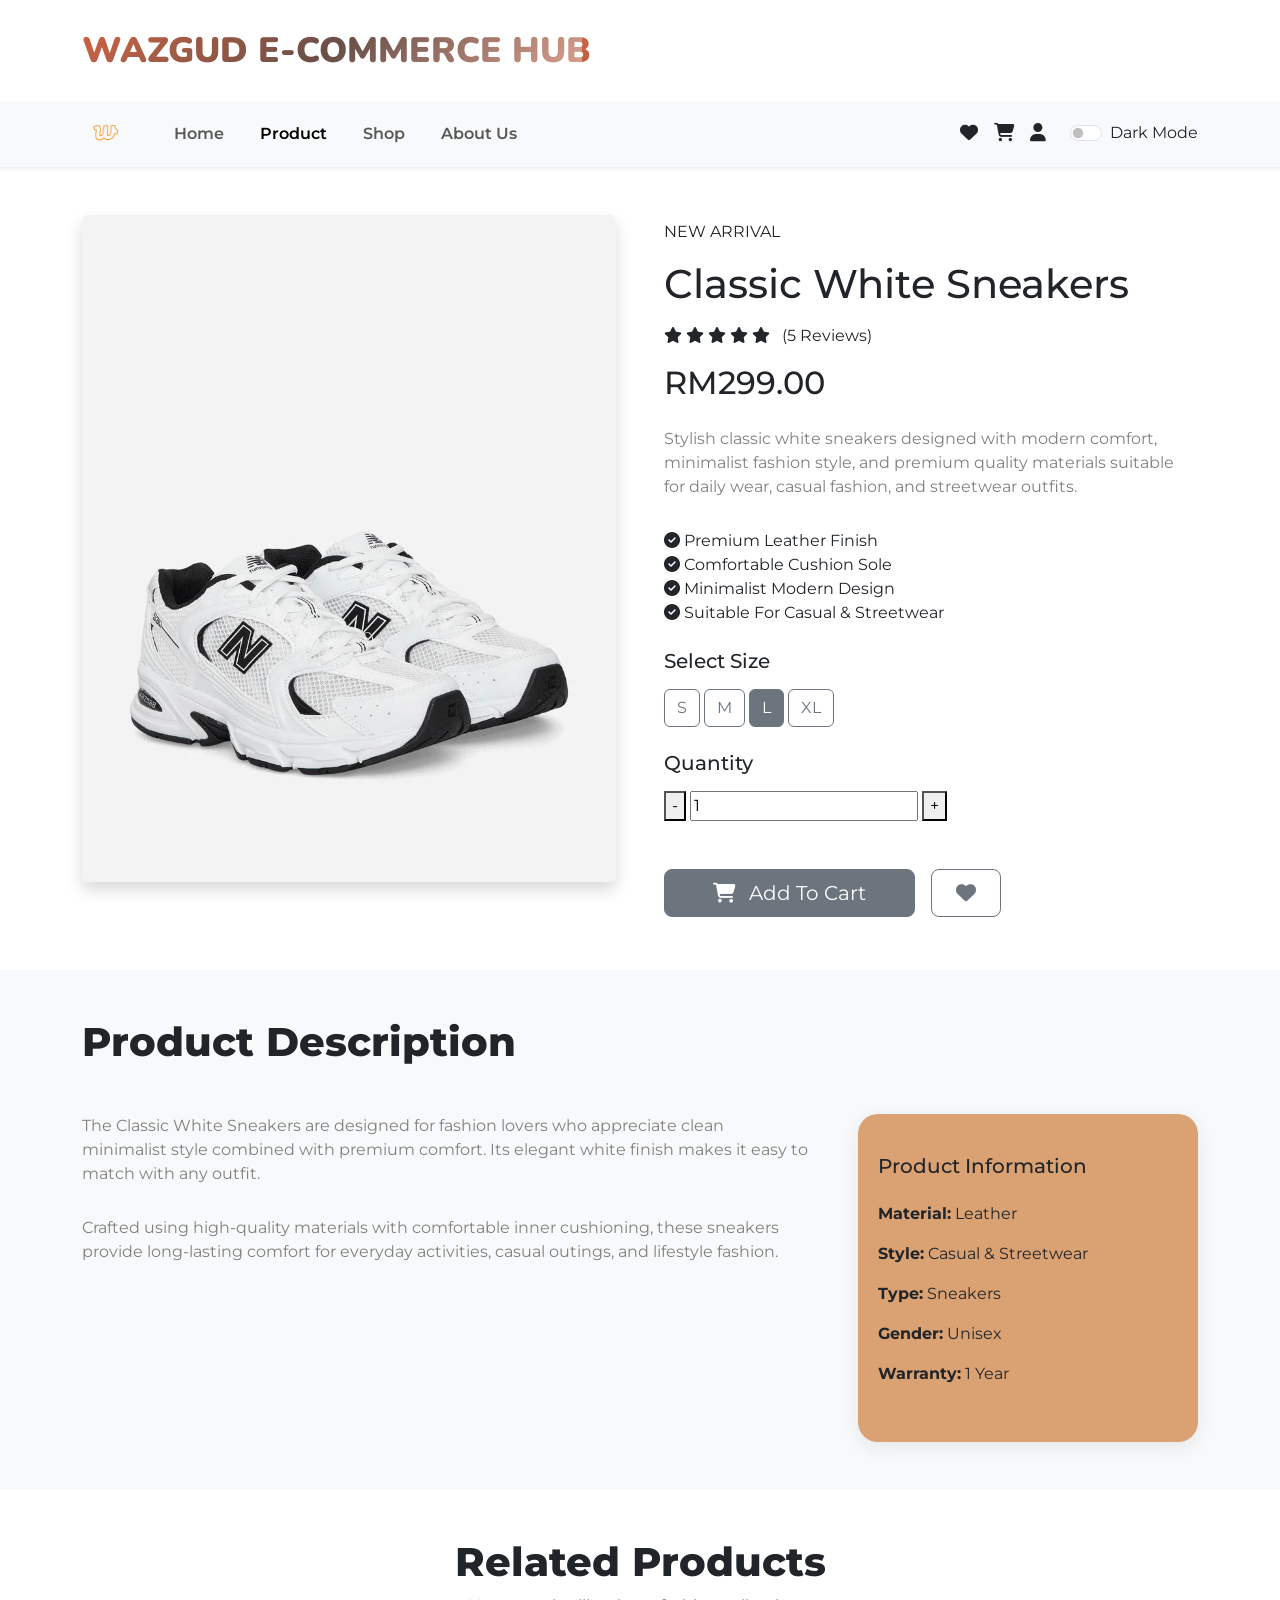
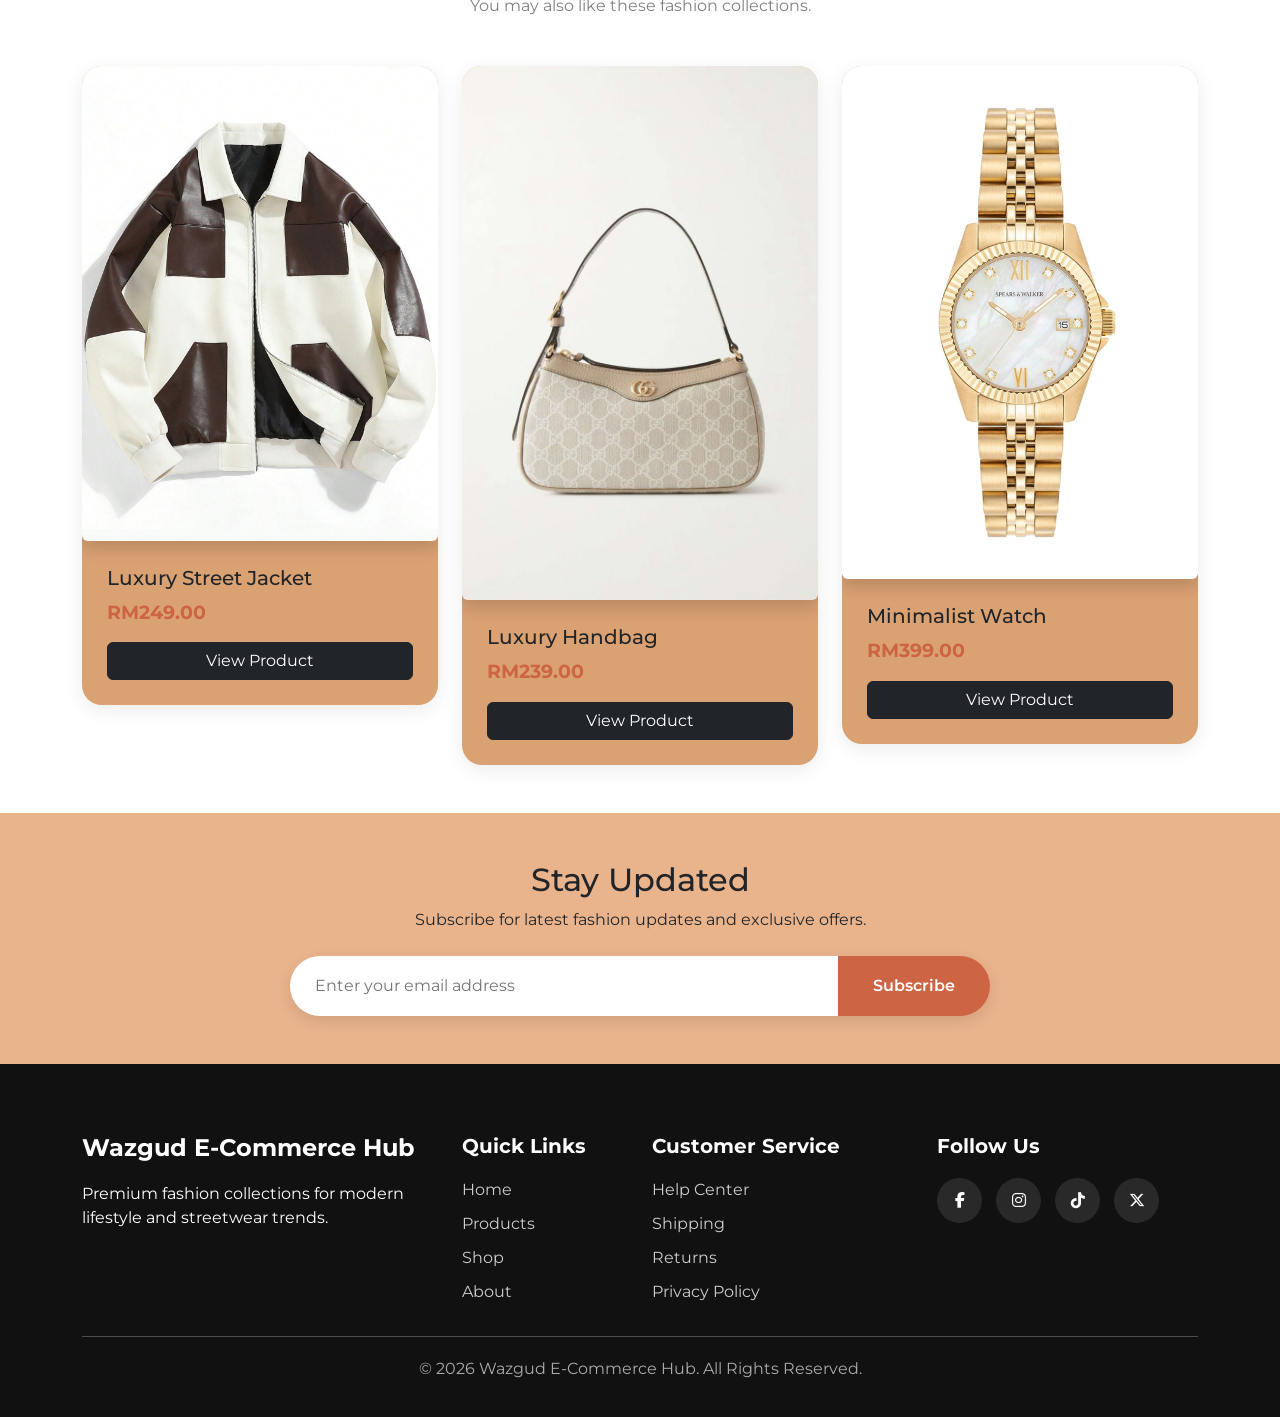
<file: detail3.html>
<!doctype html>
<html lang="en">
  <head>
    <meta charset="utf-8">
    <meta name="viewport" content="width=device-width, initial-scale=1">
    <title>Product Details - Wazgud E-Commerce Hub</title>

    <!--Bootstrap-->
    <link href="https://cdn.jsdelivr.net/npm/bootstrap@5.3.8/dist/css/bootstrap.min.css" rel="stylesheet">

    <!--Google Fonts-->
    <link rel="preconnect" href="https://fonts.googleapis.com">
    <link rel="preconnect" href="https://fonts.gstatic.com" crossorigin>
    <link href="https://fonts.googleapis.com/css2?family=Montserrat:wght@100..900&family=Nunito:wght@200..1000&display=swap" rel="stylesheet">

    <!--Font Awesome-->
    <link rel="stylesheet" href="https://cdnjs.cloudflare.com/ajax/libs/font-awesome/6.7.2/css/all.min.css"/>

    <!--CSS-->
    <link rel="stylesheet" href="css/style.css">

  </head>
  <body>

    <!--Header-->
    <div class="container my-4">
      <div class="title">Wazgud E-Commerce Hub</div>
    </div>

    <!--Navbar-->
    <nav class="navbar navbar-expand-lg bg-body-tertiary sticky-top shadow-sm">
      <div class="container">

        <!--Logo-->
        <img src="img/logo.png" alt="Logo" width="50px">

        <button class="navbar-toggler" type="button" data-bs-toggle="collapse" data-bs-target="#navbarSupportedContent">
          <span class="navbar-toggler-icon"></span>
        </button>

        <div class="collapse navbar-collapse" id="navbarSupportedContent">
          <ul class="navbar-nav me-auto mb-2 mb-lg-0 ms-4">
            <li class="nav-item">
              <a class="nav-link" href="index.html">Home</a>
            </li>
            <li class="nav-item">
              <a class="nav-link active" href="product.html">Product</a>
            </li>
            <li class="nav-item">
              <a class="nav-link" href="shop.html">Shop</a>
            </li>
            <li class="nav-item">
              <a class="nav-link" href="about.html">About Us</a>
            </li>
          </ul>

          <div class="nav-icons d-flex align-items-center gap-3 me-4">
            <a href="#"><i class="fa-solid fa-heart"></i></a>
            <a href="#"><i class="fa-solid fa-cart-shopping"></i></a>
            <a href="#"><i class="fa-solid fa-user"></i></a>
          </div>

          <!--Dark Mode-->
          <div class="form-check form-switch">
            <input class="form-check-input" type="checkbox" id="darkModeToggle">
            <label class="form-check-label" for="darkModeToggle" id="themeLabel">
              Dark Mode
            </label>
          </div>
        </div>
      </div>
    </nav>

    <!--Product Details-->
    <section class="product-details py-5">
      <div class="container">
        <div class="row g-5 align-items-center">

          <!--Product Image-->
          <div class="col-lg-6">
            <div class="product-image border-0">
                <img src="img/sneakers.jpg" alt="sneakers" class="img-fluid rounded shadow">
              </div>

            <div class="row mt-4 g-3">
              <div class="col-4">
              </div>
              <div class="col-4">
              </div>
              <div class="col-4">
              </div>
            </div>
          </div>

          <!--Product Info-->
          <div class="col-lg-6">
            <span class="product-badge">
              NEW ARRIVAL
            </span>
            <h1 class="mt-3">
              Classic White Sneakers
            </h1>

            <div class="product-rating mt-3 mb-3">
              <i class="fa-solid fa-star"></i>
              <i class="fa-solid fa-star"></i>
              <i class="fa-solid fa-star"></i>
              <i class="fa-solid fa-star"></i>
              <i class="fa-solid fa-star"></i>
              <span class="ms-2">
                (5 Reviews)
              </span>
            </div>

            <h2 class="product-detail-price mb-4">
              RM299.00
            </h2>
            <p class="hero-text">
              Stylish classic white sneakers designed with modern comfort,
              minimalist fashion style, and premium quality materials suitable
              for daily wear, casual fashion, and streetwear outfits.
            </p>

            <!--Product Features-->
            <div class="product-features mt-4">
              <div class="feature-item">
                <i class="fa-solid fa-circle-check"></i>
                <span>Premium Leather Finish</span>
              </div>

              <div class="feature-item">
                <i class="fa-solid fa-circle-check"></i>
                <span>Comfortable Cushion Sole</span>
              </div>

              <div class="feature-item">
                <i class="fa-solid fa-circle-check"></i>
                <span>Minimalist Modern Design</span>
              </div>
              <div class="feature-item">
                <i class="fa-solid fa-circle-check"></i>
                <span>Suitable For Casual & Streetwear</span>
              </div>
            </div>

            <!--Size Selection-->
            <div class="mt-4">
              <h5>Select Size</h5>
              <div class="size-options mt-3">
                <button class="btn btn-outline-secondary">S</button>
                <button class="btn btn-outline-secondary">M</button>
                <button class="btn btn-secondary">L</button>
                <button class="btn btn-outline-secondary">XL</button>
              </div>
            </div>

            <!--Quantity-->
            <div class="mt-4">
              <h5>Quantity</h5>
              <div class="quantity-box mt-3">
                <button>-</button>
                <input type="text" value="1">
                <button>+</button>
              </div>
            </div>

            <!--Buttons-->
            <div class="d-flex gap-3 mt-5 flex-wrap">
              <button class="btn btn-secondary btn-lg px-5">
                <i class="fa-solid fa-cart-shopping me-2"></i>
                Add To Cart
              </button>

              <button class="btn btn-outline-secondary btn-lg px-4">
                <i class="fa-solid fa-heart"></i>
              </button>
            </div>
          </div>
        </div>
      </div>
    </section>

    <!--Product Description-->
    <section class="py-5 bg-body-tertiary">
      <div class="container">
        <div class="section-title mb-5">
          <h2>Product Description</h2>
        </div>

        <div class="row g-5">
          <div class="col-lg-8">
            <p class="hero-text">
              The Classic White Sneakers are designed for fashion lovers who
              appreciate clean minimalist style combined with premium comfort.
              Its elegant white finish makes it easy to match with any outfit.
            </p>

            <p class="hero-text">
              Crafted using high-quality materials with comfortable inner
              cushioning, these sneakers provide long-lasting comfort for
              everyday activities, casual outings, and lifestyle fashion.
            </p>
          </div>

          <div class="col-lg-4">
            <div class="feature-box">
              <h5 class="mb-4">Product Information</h5>
              <ul class="list-unstyled">
                <li class="mb-3">
                  <strong>Material:</strong> Leather
                </li>
                <li class="mb-3">
                  <strong>Style:</strong> Casual & Streetwear
                </li>
                <li class="mb-3">
                  <strong>Type:</strong> Sneakers
                </li>
                <li class="mb-3">
                  <strong>Gender:</strong> Unisex
                </li>
                <li class="mb-3">
                  <strong>Warranty:</strong> 1 Year
                </li>
              </ul>
            </div>
          </div>
        </div>
      </div>
    </section>

    <!--Related Products-->
    <section class="featured-products py-5">
      <div class="container">
        <div class="section-title text-center mb-5">
          <h2>Related Products</h2>
          <p>
            You may also like these fashion collections.
          </p>
        </div>
        <div class="row g-4">

          <!--Product Card-->
          <div class="col-lg-4">
            <div class="product-card">
              <div class="product-image border-0">
                <img src="img/jacket.jpg" alt="jacket" class="img-fluid rounded shadow">
              </div>

              <div class="product-content">
                <h5>Luxury Street Jacket</h5>
                <div class="product-price">
                  RM249.00
                </div>
                <button class="btn btn-dark w-100 mt-3">
                  View Product
                </button>
              </div>
            </div>
          </div>

          <!--Product Card-->
          <div class="col-lg-4">
            <div class="product-card">
              <div class="product-image border-0">
                <img src="img/handbag2.jpg" alt="handbag2" class="img-fluid rounded shadow">
              </div>

              <div class="product-content">
                <h5>Luxury Handbag</h5>
                <div class="product-price">
                  RM239.00
                </div>
                <button class="btn btn-dark w-100 mt-3">
                  View Product
                </button>
              </div>
            </div>
          </div>

          <!--Product Card-->
          <div class="col-lg-4">
            <div class="product-card">
              <div class="product-image border-0">
                <img src="img/watch.jpg" alt="watch" class="img-fluid rounded shadow">
              </div>

              <div class="product-content">
                <h5>Minimalist Watch</h5>
                <div class="product-price">
                  RM399.00
                </div>
                <button class="btn btn-dark w-100 mt-3">
                  View Product
                </button>
              </div>
            </div>
          </div>
        </div>
      </div>
    </section>

    <!--Newsletter-->
    <section class="newsletter-section py-5">
      <div class="container text-center">
        <h2>Stay Updated</h2>
        <p>
          Subscribe for latest fashion updates and exclusive offers.
        </p>
        <div class="newsletter-form mt-4">

          <input type="email" placeholder="Enter your email address">
          <button>
            Subscribe
          </button>
        </div>
      </div>
    </section>

    <!--Footer-->
    <footer class="footer-section">
      <div class="container">
        <div class="row g-4">
          <div class="col-lg-4">
            <h4>Wazgud E-Commerce Hub</h4>
            <p>
              Premium fashion collections for modern lifestyle and streetwear trends.
            </p>
          </div>

          <div class="col-lg-2">
            <h5>Quick Links</h5>
            <ul>
              <li><a href="index.html">Home</a></li>
              <li><a href="product.html">Products</a></li>
              <li><a href="shop.html">Shop</a></li>
              <li><a href="about.html">About</a></li>
            </ul>
          </div>

          <div class="col-lg-3">
            <h5>Customer Service</h5>
            <ul>
              <li><a href="#">Help Center</a></li>
              <li><a href="#">Shipping</a></li>
              <li><a href="#">Returns</a></li>
              <li><a href="#">Privacy Policy</a></li>
            </ul>
          </div>

          <div class="col-lg-3">
            <h5>Follow Us</h5>
            <div class="social-icons">
              <a href="#"><i class="fa-brands fa-facebook-f"></i></a>
              <a href="#"><i class="fa-brands fa-instagram"></i></a>
              <a href="#"><i class="fa-brands fa-tiktok"></i></a>
              <a href="#"><i class="fa-brands fa-x-twitter"></i></a>
            </div>
          </div>
        </div>
        <hr>

        <div class="text-center copyright">
          <p>
            © 2026 Wazgud E-Commerce Hub. All Rights Reserved.
          </p>
        </div>
      </div>
    </footer>

    <!--Bootstrap JS-->
    <script src="https://cdn.jsdelivr.net/npm/bootstrap@5.3.8/dist/js/bootstrap.bundle.min.js"></script>

    <!--Dark Mode-->
    <script>
      function setTheme(theme){
        document.documentElement.setAttribute("data-bs-theme", theme);
        localStorage.setItem("theme",theme);
        document.getElementById("themeLabel").innerText =
        theme === "dark" ? "Dark Mode On" : "Dark Mode Off";
      }

      document
      .getElementById("darkModeToggle")
      .addEventListener("change", function (event) {
        if (event.target.checked) {
          setTheme("dark");
        } else {
          setTheme("");
        }
      });

      window.onload = function () {
        let savedTheme = localStorage.getItem("theme");
        if(savedTheme) {
          setTheme(savedTheme);
          if (savedTheme === "dark") {
            document.getElementById("darkModeToggle").checked = true;
          }
        }
      };

    </script>
  </body>
</html>
</file>
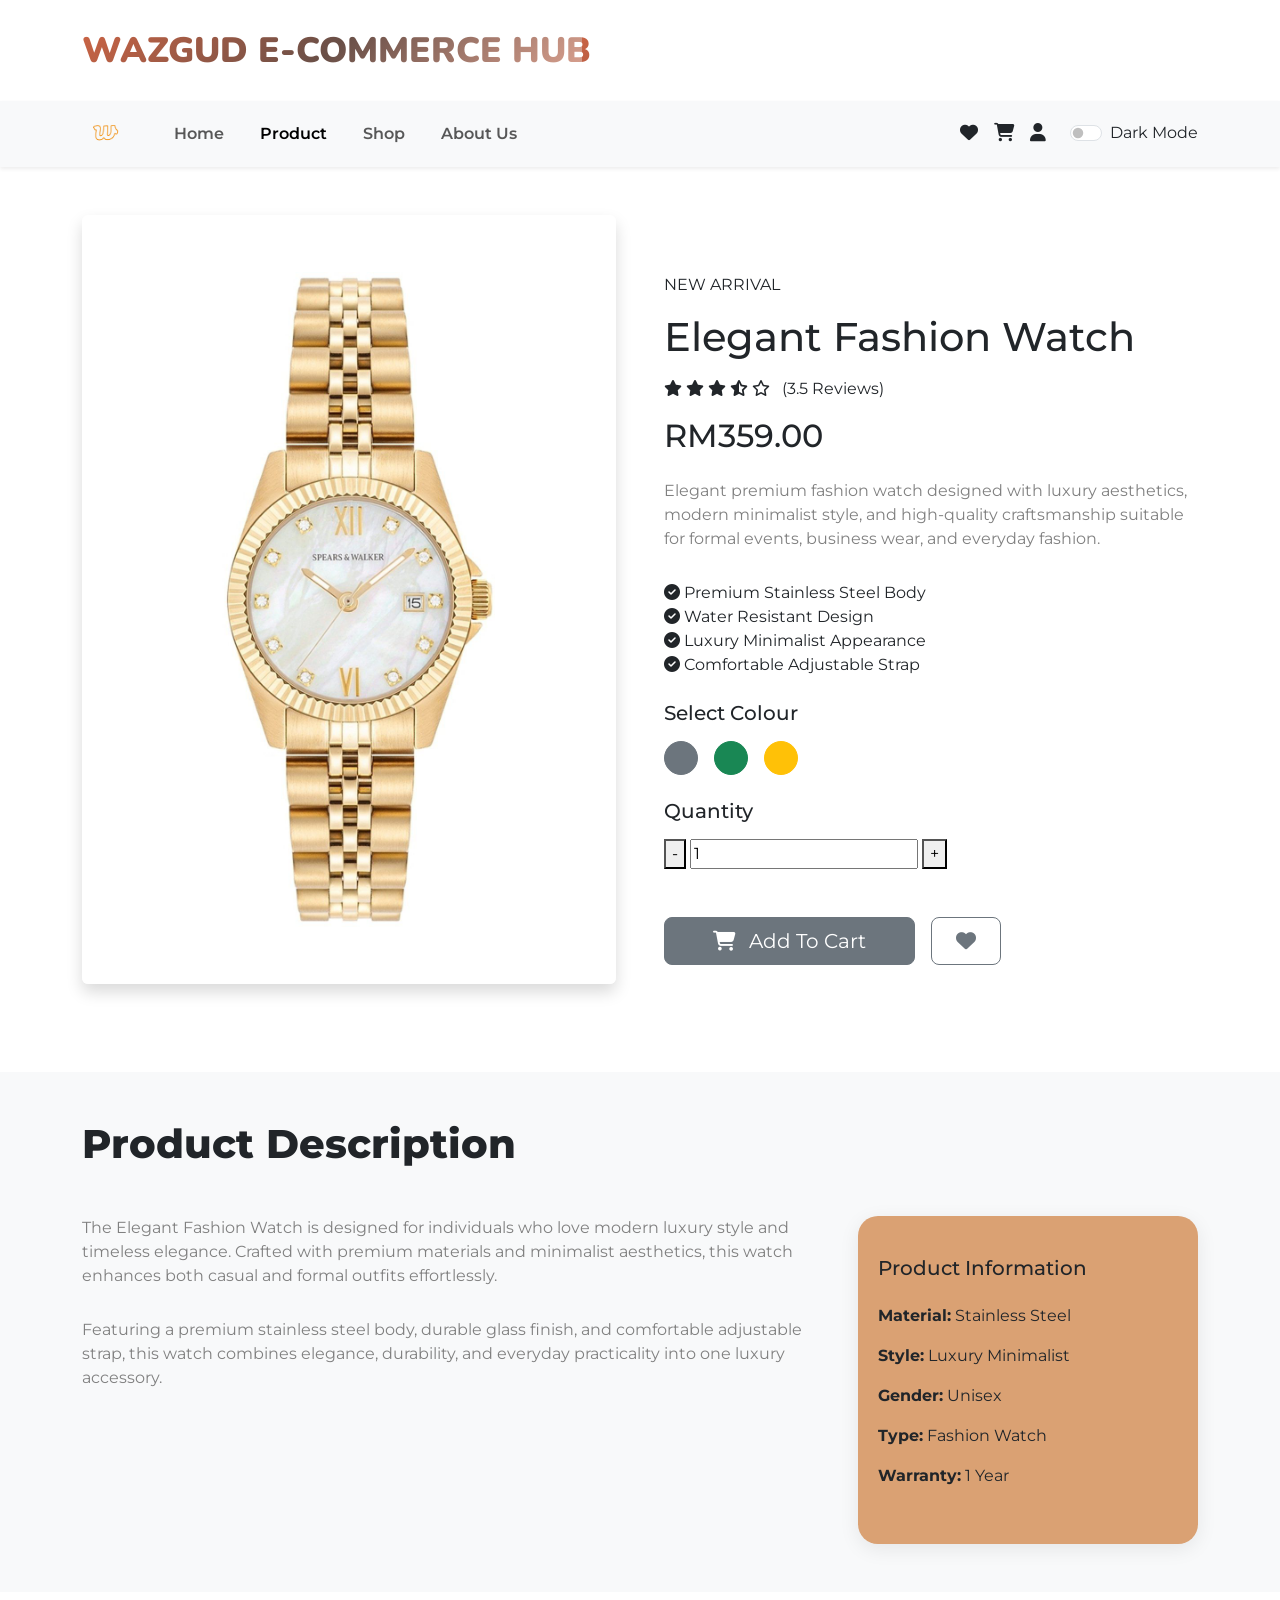
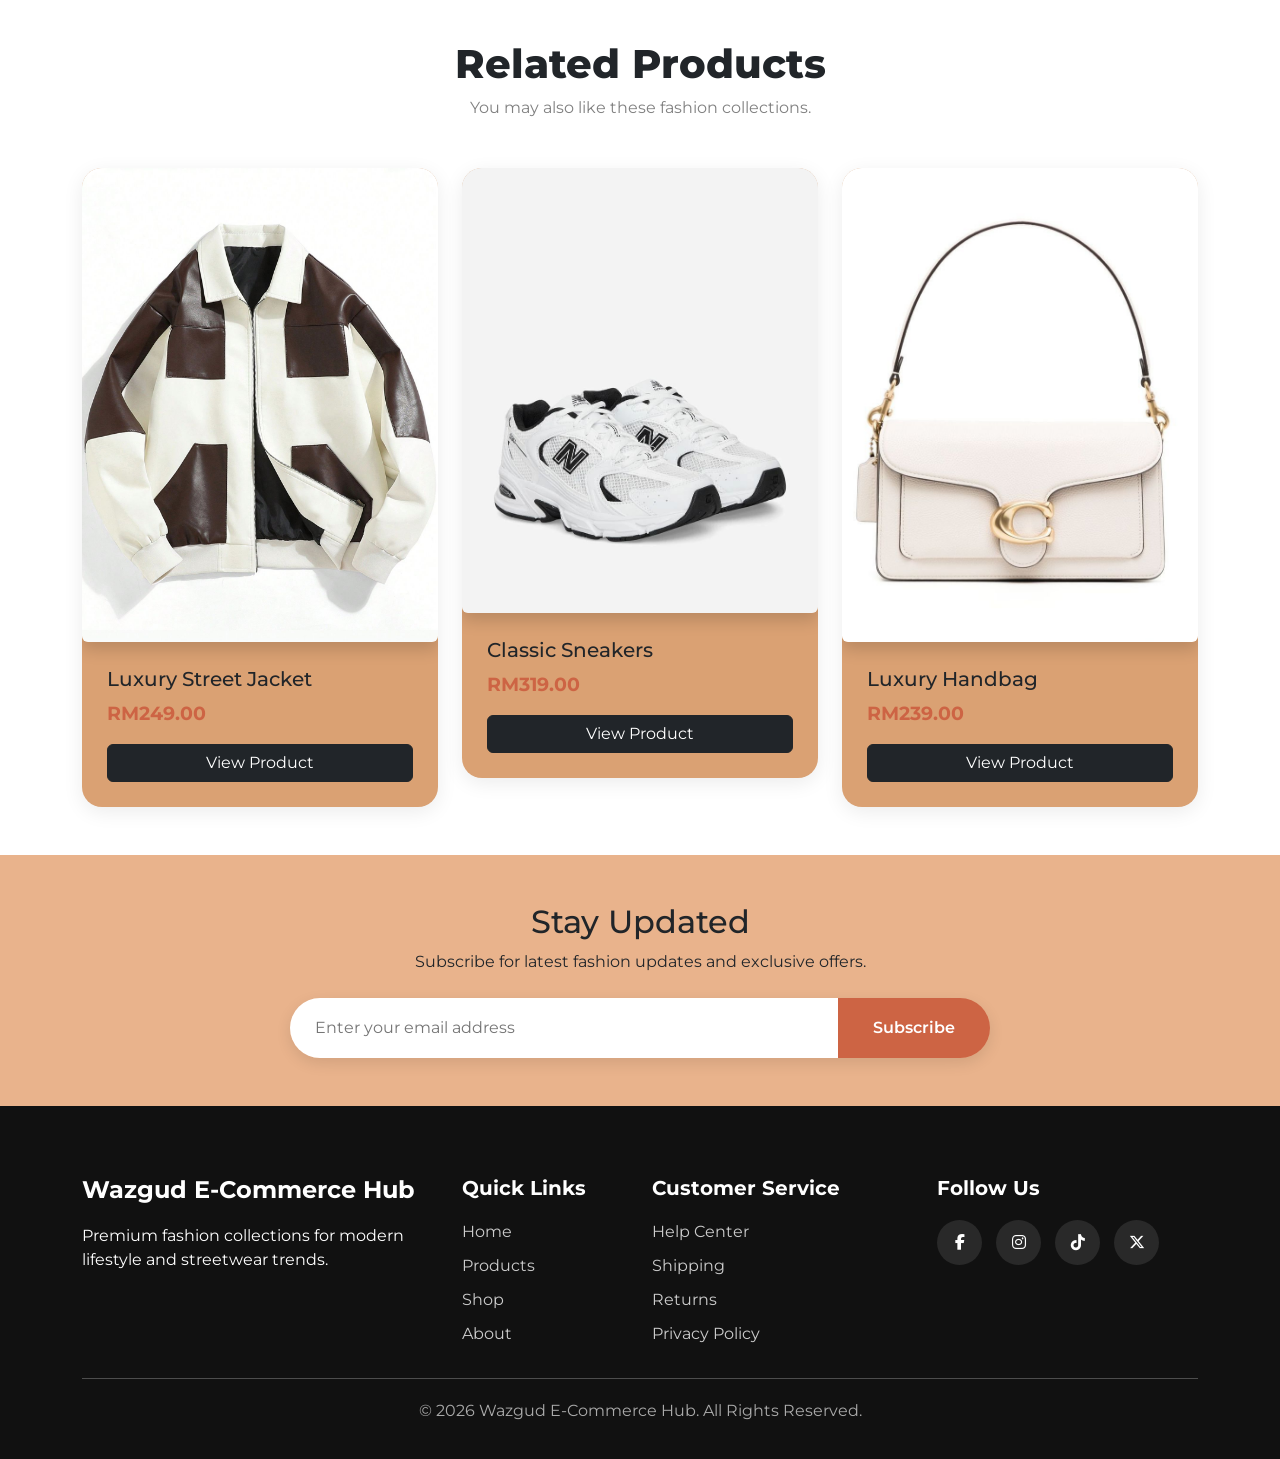
<file: detail4.html>
<!doctype html>
<html lang="en">
  <head>
    <meta charset="utf-8">
    <meta name="viewport" content="width=device-width, initial-scale=1">
    <title>Product Details - Wazgud E-Commerce Hub</title>

    <!--Bootstrap-->
    <link href="https://cdn.jsdelivr.net/npm/bootstrap@5.3.8/dist/css/bootstrap.min.css" rel="stylesheet">

    <!--Google Fonts-->
    <link rel="preconnect" href="https://fonts.googleapis.com">
    <link rel="preconnect" href="https://fonts.gstatic.com" crossorigin>
    <link href="https://fonts.googleapis.com/css2?family=Montserrat:wght@100..900&family=Nunito:wght@200..1000&display=swap" rel="stylesheet">

    <!--Font Awesome-->
    <link rel="stylesheet" href="https://cdnjs.cloudflare.com/ajax/libs/font-awesome/6.7.2/css/all.min.css"/>

    <!--CSS-->
    <link rel="stylesheet" href="css/style.css">

  </head>
  <body>

    <!--Header-->
    <div class="container my-4">
      <div class="title">Wazgud E-Commerce Hub</div>
    </div>

    <!--Navbar-->
    <nav class="navbar navbar-expand-lg bg-body-tertiary sticky-top shadow-sm">
      <div class="container">

        <!--Logo-->
        <img src="img/logo.png" alt="Logo" width="50px">

        <button class="navbar-toggler" type="button" data-bs-toggle="collapse" data-bs-target="#navbarSupportedContent">
          <span class="navbar-toggler-icon"></span>
        </button>

        <div class="collapse navbar-collapse" id="navbarSupportedContent">
          <ul class="navbar-nav me-auto mb-2 mb-lg-0 ms-4">
            <li class="nav-item">
              <a class="nav-link" href="index.html">Home</a>
            </li>
            <li class="nav-item">
              <a class="nav-link active" href="product.html">Product</a>
            </li>
            <li class="nav-item">
              <a class="nav-link" href="shop.html">Shop</a>
            </li>
            <li class="nav-item">
              <a class="nav-link" href="about.html">About Us</a>
            </li>
          </ul>

          <div class="nav-icons d-flex align-items-center gap-3 me-4">
            <a href="#"><i class="fa-solid fa-heart"></i></a>
            <a href="#"><i class="fa-solid fa-cart-shopping"></i></a>
            <a href="#"><i class="fa-solid fa-user"></i></a>
          </div>

          <!--Dark Mode-->
          <div class="form-check form-switch">
            <input class="form-check-input" type="checkbox" id="darkModeToggle">
            <label class="form-check-label" for="darkModeToggle" id="themeLabel">
              Dark Mode
            </label>
          </div>
        </div>
      </div>
    </nav>

    <!--Product Details-->
    <section class="product-details py-5">
      <div class="container">
        <div class="row g-5 align-items-center">

          <!--Product Image-->
          <div class="col-lg-6">
            <div class="product-image border-0">
                <img src="img/watch.jpg" alt="watch" class="img-fluid rounded shadow">
              </div>

            <div class="row mt-4 g-3">
              <div class="col-4">
              </div>
              <div class="col-4">
              </div>
              <div class="col-4">
              </div>
            </div>
          </div>

          <!--Product Info-->
          <div class="col-lg-6">
            <span class="product-badge">
              NEW ARRIVAL
            </span>
            <h1 class="mt-3">
              Elegant Fashion Watch
            </h1>

            <div class="product-rating mt-3 mb-3">
              <i class="fa-solid fa-star"></i>
              <i class="fa-solid fa-star"></i>
              <i class="fa-solid fa-star"></i>
              <i class="fa-solid fa-star-half-stroke"></i>
              <i class="fa-regular fa-star"></i>
              <span class="ms-2">
                (3.5 Reviews)
              </span>
            </div>

            <h2 class="product-detail-price mb-4">
              RM359.00
            </h2>
            <p class="hero-text">
              Elegant premium fashion watch designed with luxury aesthetics,
              modern minimalist style, and high-quality craftsmanship suitable
              for formal events, business wear, and everyday fashion.
            </p>

            <!--Product Features-->
            <div class="product-features mt-4">
              <div class="feature-item">
                <i class="fa-solid fa-circle-check"></i>
                <span>Premium Stainless Steel Body</span>
              </div>

              <div class="feature-item">
                <i class="fa-solid fa-circle-check"></i>
                <span>Water Resistant Design</span>
              </div>

              <div class="feature-item">
                <i class="fa-solid fa-circle-check"></i>
                <span>Luxury Minimalist Appearance</span>
              </div>
              <div class="feature-item">
                <i class="fa-solid fa-circle-check"></i>
                <span>Comfortable Adjustable Strap</span>
              </div>
            </div>

            <!--Size Selection-->
            <div class="mt-4">
              <h5>Select Colour</h5>
              <div class="d-flex gap-3 mt-3">
                <button class="btn btn-secondary rounded-circle p-3"></button>
                <button class="btn btn-success rounded-circle p-3"></button>
                <button class="btn btn-warning rounded-circle p-3"></button>
              </div>
            </div>

            <!--Quantity-->
            <div class="mt-4">
              <h5>Quantity</h5>
              <div class="quantity-box mt-3">
                <button>-</button>
                <input type="text" value="1">
                <button>+</button>
              </div>
            </div>

            <!--Buttons-->
            <div class="d-flex gap-3 mt-5 flex-wrap">
              <button class="btn btn-secondary btn-lg px-5">
                <i class="fa-solid fa-cart-shopping me-2"></i>
                Add To Cart
              </button>

              <button class="btn btn-outline-secondary btn-lg px-4">
                <i class="fa-solid fa-heart"></i>
              </button>
            </div>
          </div>
        </div>
      </div>
    </section>

    <!--Product Description-->
    <section class="py-5 bg-body-tertiary">
      <div class="container">
        <div class="section-title mb-5">
          <h2>Product Description</h2>
        </div>

        <div class="row g-5">
          <div class="col-lg-8">
            <p class="hero-text">
              The Elegant Fashion Watch is designed for individuals who love
              modern luxury style and timeless elegance. Crafted with premium
              materials and minimalist aesthetics, this watch enhances both
              casual and formal outfits effortlessly.
            </p>

            <p class="hero-text">
              Featuring a premium stainless steel body, durable glass finish,
              and comfortable adjustable strap, this watch combines elegance,
              durability, and everyday practicality into one luxury accessory.
            </p>
          </div>

          <div class="col-lg-4">
            <div class="feature-box">
              <h5 class="mb-4">Product Information</h5>
              <ul class="list-unstyled">
                <li class="mb-3">
                  <strong>Material:</strong> Stainless Steel
                </li>
                <li class="mb-3">
                  <strong>Style:</strong> Luxury Minimalist
                </li>
                <li class="mb-3">
                  <strong>Gender:</strong> Unisex
                </li>
                <li class="mb-3">
                  <strong>Type:</strong> Fashion Watch
                </li>
                <li class="mb-3">
                  <strong>Warranty:</strong> 1 Year
                </li>
              </ul>
            </div>
          </div>
        </div>
      </div>
    </section>

    <!--Related Products-->
    <section class="featured-products py-5">
      <div class="container">
        <div class="section-title text-center mb-5">
          <h2>Related Products</h2>
          <p>
            You may also like these fashion collections.
          </p>
        </div>
        <div class="row g-4">

          <!--Product Card-->
          <div class="col-lg-4">
            <div class="product-card">
              <div class="product-image border-0">
                <img src="img/jacket.jpg" alt="jacket" class="img-fluid rounded shadow">
              </div>

              <div class="product-content">
                <h5>Luxury Street Jacket</h5>
                <div class="product-price">
                  RM249.00
                </div>
                <button class="btn btn-dark w-100 mt-3">
                  View Product
                </button>
              </div>
            </div>
          </div>

          <!--Product Card-->
          <div class="col-lg-4">
            <div class="product-card">
              <div class="product-image border-0">
                <img src="img/sneakers.jpg" alt="sneakers" class="img-fluid rounded shadow">
              </div>

              <div class="product-content">
                <h5>Classic Sneakers</h5>
                <div class="product-price">
                  RM319.00
                </div>
                <button class="btn btn-dark w-100 mt-3">
                  View Product
                </button>
              </div>
            </div>
          </div>

          <!--Product Card-->
          <div class="col-lg-4">
            <div class="product-card">
              <div class="product-image border-0">
                <img src="img/handbag.jpg" alt="handbag" class="img-fluid rounded shadow">
              </div>

              <div class="product-content">
                <h5>Luxury Handbag</h5>
                <div class="product-price">
                  RM239.00
                </div>
                <button class="btn btn-dark w-100 mt-3">
                  View Product
                </button>
              </div>
            </div>
          </div>
        </div>
      </div>
    </section>

    <!--Newsletter-->
    <section class="newsletter-section py-5">
      <div class="container text-center">
        <h2>Stay Updated</h2>
        <p>
          Subscribe for latest fashion updates and exclusive offers.
        </p>
        <div class="newsletter-form mt-4">

          <input type="email" placeholder="Enter your email address">
          <button>
            Subscribe
          </button>
        </div>
      </div>
    </section>

    <!--Footer-->
    <footer class="footer-section">
      <div class="container">
        <div class="row g-4">
          <div class="col-lg-4">
            <h4>Wazgud E-Commerce Hub</h4>
            <p>
              Premium fashion collections for modern lifestyle and streetwear trends.
            </p>
          </div>

          <div class="col-lg-2">
            <h5>Quick Links</h5>
            <ul>
              <li><a href="index.html">Home</a></li>
              <li><a href="product.html">Products</a></li>
              <li><a href="shop.html">Shop</a></li>
              <li><a href="about.html">About</a></li>
            </ul>
          </div>

          <div class="col-lg-3">
            <h5>Customer Service</h5>
            <ul>
              <li><a href="#">Help Center</a></li>
              <li><a href="#">Shipping</a></li>
              <li><a href="#">Returns</a></li>
              <li><a href="#">Privacy Policy</a></li>
            </ul>
          </div>

          <div class="col-lg-3">
            <h5>Follow Us</h5>
            <div class="social-icons">
              <a href="#"><i class="fa-brands fa-facebook-f"></i></a>
              <a href="#"><i class="fa-brands fa-instagram"></i></a>
              <a href="#"><i class="fa-brands fa-tiktok"></i></a>
              <a href="#"><i class="fa-brands fa-x-twitter"></i></a>
            </div>
          </div>
        </div>
        <hr>

        <div class="text-center copyright">
          <p>
            © 2026 Wazgud E-Commerce Hub. All Rights Reserved.
          </p>
        </div>
      </div>
    </footer>

    <!--Bootstrap JS-->
    <script src="https://cdn.jsdelivr.net/npm/bootstrap@5.3.8/dist/js/bootstrap.bundle.min.js"></script>

    <!--Dark Mode-->
    <script>
      function setTheme(theme){
        document.documentElement.setAttribute("data-bs-theme", theme);
        localStorage.setItem("theme",theme);
        document.getElementById("themeLabel").innerText =
        theme === "dark" ? "Dark Mode On" : "Dark Mode Off";
      }

      document
      .getElementById("darkModeToggle")
      .addEventListener("change", function (event) {
        if (event.target.checked) {
          setTheme("dark");
        } else {
          setTheme("");
        }
      });

      window.onload = function () {
        let savedTheme = localStorage.getItem("theme");
        if(savedTheme) {
          setTheme(savedTheme);
          if (savedTheme === "dark") {
            document.getElementById("darkModeToggle").checked = true;
          }
        }
      };

    </script>
  </body>
</html>
</file>
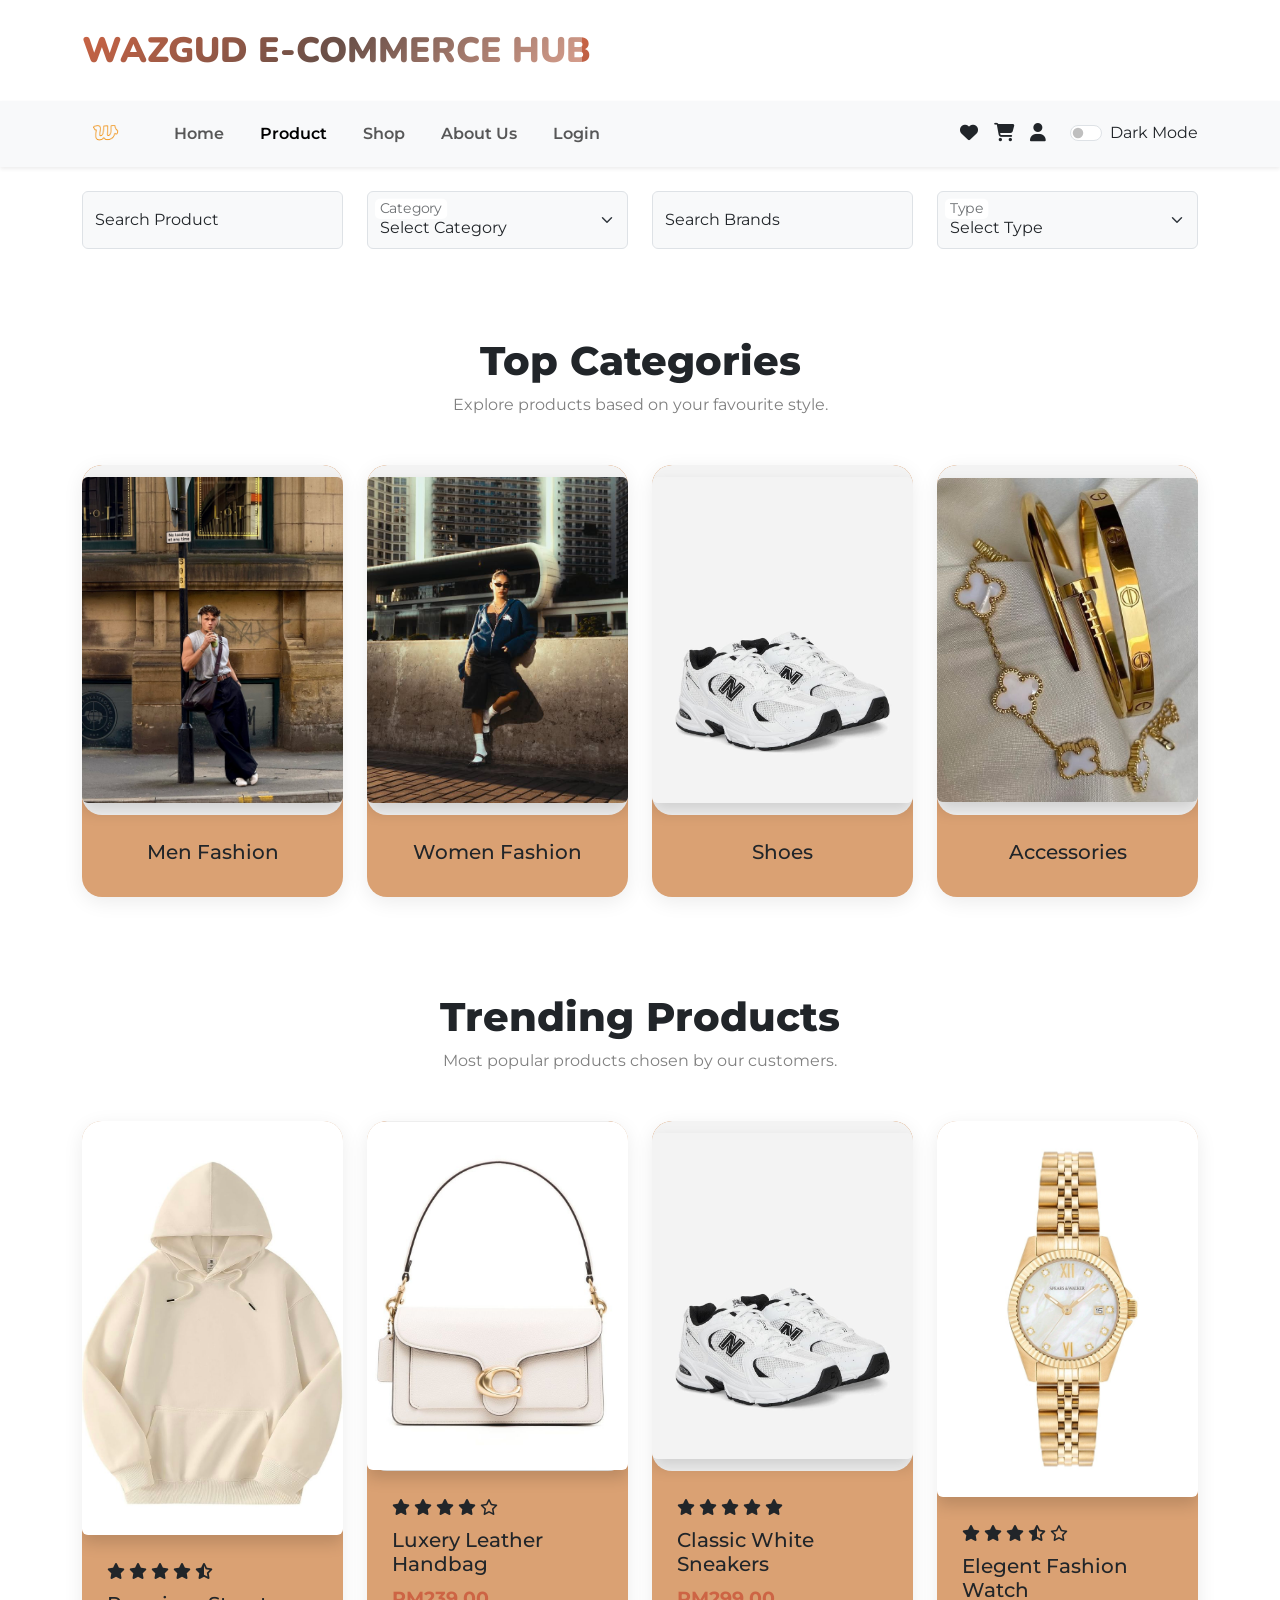
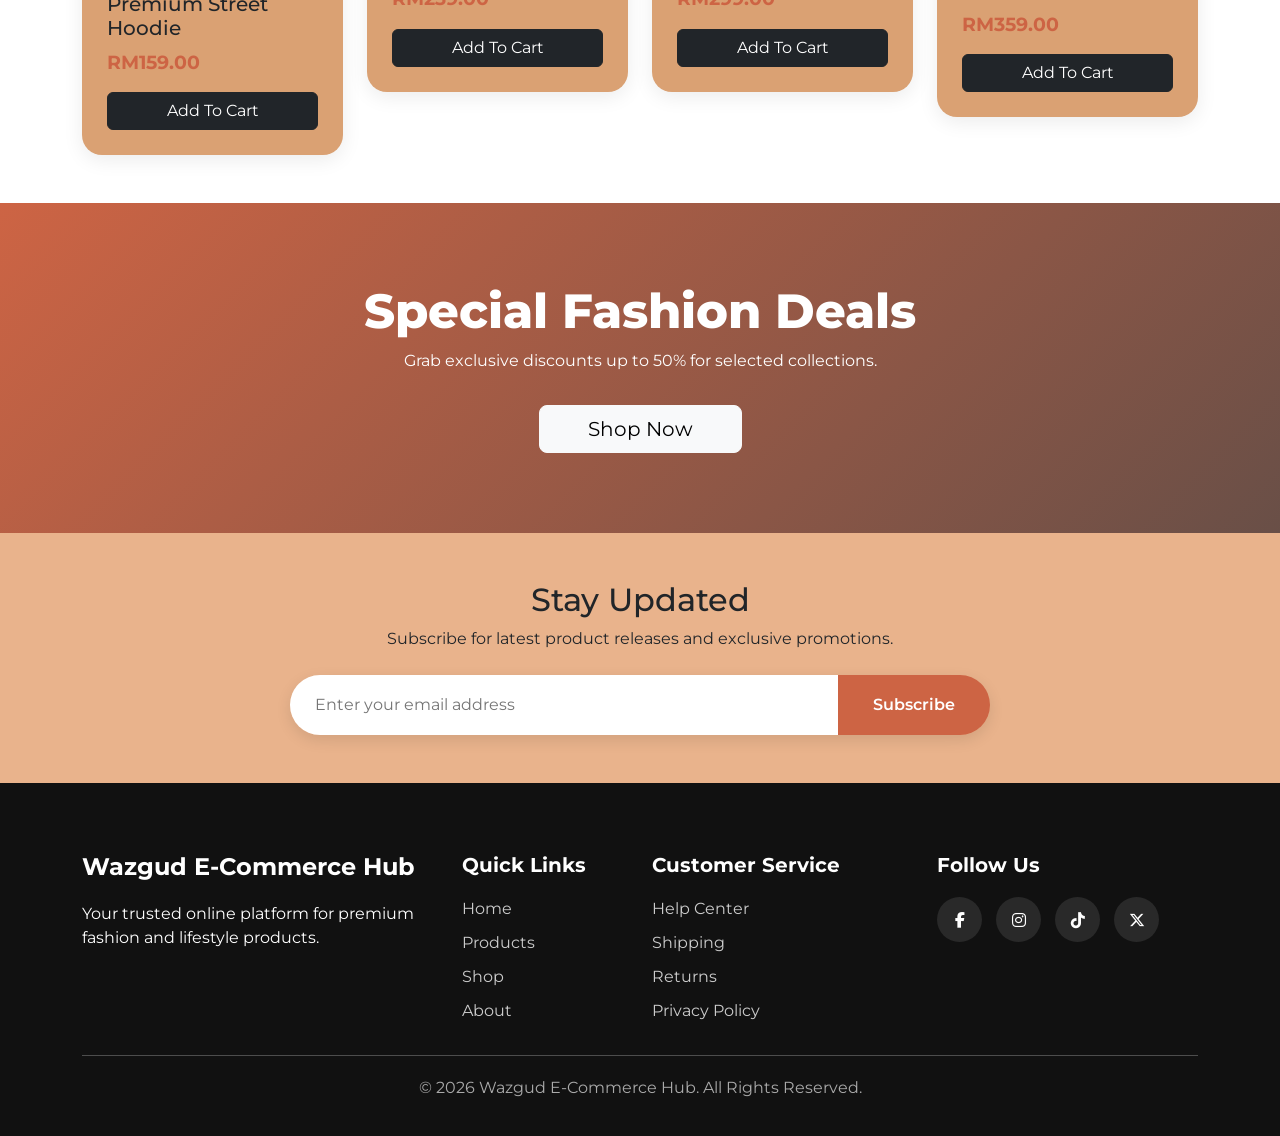
<file: product.html>
<!doctype html>
<html lang="en">
  <head>
    <meta charset="utf-8">
    <meta name="viewport" content="width=device-width, initial-scale=1">
    <title>Products - Wazgud E-Commerce Hub</title>

    <!--Bootstrap-->
    <link href="https://cdn.jsdelivr.net/npm/bootstrap@5.3.8/dist/css/bootstrap.min.css" rel="stylesheet">

    <!--Google Fonts-->
    <link rel="preconnect" href="https://fonts.googleapis.com">
    <link rel="preconnect" href="https://fonts.gstatic.com" crossorigin>
    <link href="https://fonts.googleapis.com/css2?family=Montserrat:wght@100..900&family=Nunito:wght@200..1000&display=swap" rel="stylesheet">

    <!--Font Awesome-->
    <link rel="stylesheet" href="https://cdnjs.cloudflare.com/ajax/libs/font-awesome/6.7.2/css/all.min.css"/>

    <!--CSS-->
    <link rel="stylesheet" href="css/style.css">

  </head>
  <body>

    <!--Header-->
    <div class="container my-4">
      <div class="title">Wazgud E-Commerce Hub</div>
    </div>

    <!--Navbar-->
    <nav class="navbar navbar-expand-lg bg-body-tertiary sticky-top shadow-sm">
      <div class="container">

        <!--Logo-->
        <img src="img/logo.png" alt="Logo" width="50px">

        <button class="navbar-toggler" type="button" data-bs-toggle="collapse" data-bs-target="#navbarSupportedContent">
          <span class="navbar-toggler-icon"></span>
        </button>

        <div class="collapse navbar-collapse" id="navbarSupportedContent">
          <ul class="navbar-nav me-auto mb-2 mb-lg-0 ms-4">
            <li class="nav-item">
              <a class="nav-link" href="index.html">Home</a>
            </li>
            <li class="nav-item">
              <a class="nav-link active" href="product.html">Product</a>
            </li>
            <li class="nav-item">
              <a class="nav-link" href="shop.html">Shop</a>
            </li>
            <li class="nav-item">
              <a class="nav-link" href="about.html">About Us</a>
            </li>
            <li class="nav-item">
          <a class="nav-link" href="login.html">Login</a>
            </li>
          </ul>

          <div class="nav-icons d-flex align-items-center gap-3 me-4">
            <a href="#"><i class="fa-solid fa-heart"></i></a>
            <a href="#"><i class="fa-solid fa-cart-shopping"></i></a>
            <a href="#"><i class="fa-solid fa-user"></i></a>
          </div>

          <!--Dark Mode-->
          <div class="form-check form-switch">
            <input class="form-check-input" type="checkbox" id="darkModeToggle">
            <label class="form-check-label" for="darkModeToggle" id="themeLabel">Dark Mode</label>
          </div>
        </div>
      </div>
    </nav>

    <!--Content-->
    <div class="container">
      <div class="row my-4">
        <div class="col-md-3">
          <div class="form-floating mb-3">
              <input type="Product" class="form-control bg-body-tertiary" id="floatingProduct" placeholder="Product">
              <label for="floatingProduct">Search Product</label>
          </div>
        </div>
        <div class="col-md-3">
          <div class="form-floating">
          <select class="form-select bg-body-tertiary" id="floatingSelect" aria-label="Floating label select example">
            <option selected>Select Category</option>
            <option value="1">Men's Fashion</option>
            <option value="2">Woman's Fashion</option>
            <option value="3">Accessories</option>
          </select>
          <label for="floatingSelect">Category</label>
          </div>
        </div>
        <div class="col-md-3">
          <div class="form-floating mb-3">
              <input type="Brands" class="form-control bg-body-tertiary" id="floatingBrands" placeholder="Brands">
              <label for="floatingBrands">Search Brands</label>
          </div>
        </div>
        <div class="col-md-3">
          <div class="form-floating">
          <select class="form-select bg-body-tertiary" id="floatingSelect" aria-label="Floating label select example">
            <option selected>Select Type</option>
            <option value="1">Brand New</option>
            <option value="2">Preloved</option>
          </select>
          <label for="floatingSelect">Type</label>
          </div>
        </div>
      </div>
    </div>

    <!--Featured Categories-->
    <section class="categories py-5">
      <div class="container">
        <div class="section-title text-center mb-5">
          <h2>Top Categories</h2>
          <p>Explore products based on your favourite style.</p>
        </div>

        <div class="row g-4">
          <div class="col-md-3">
            <div class="category-card">
              <div class="product-image border-0">
                <img src="img/fashioninspi3.jpg" alt="fashioninspi3" class="img-fluid rounded shadow">
              </div>
              <div class="category-content text-center">
                <h5>Men Fashion</h5>
              </div>
            </div>
          </div>
          <div class="col-md-3">
            <div class="category-card">
              <div class="product-image border-0">
                <img src="img/fashioninspi1.jpg" alt="fashioninspi1" class="img-fluid rounded shadow">
              </div>
              <div class="category-content text-center">
                <h5>Women Fashion</h5>
              </div>
            </div>
          </div>
          <div class="col-md-3">
            <div class="category-card">
              <div class="product-image border-0">
                <img src="img/sneakers.jpg" alt="sneakers" class="img-fluid rounded shadow">
              </div>
              <div class="category-content text-center">
                <h5>Shoes</h5>
              </div>
            </div>
          </div>
          <div class="col-md-3">
            <div class="category-card">
              <div class="product-image border-0">
                <img src="img/luxuryaccess1.jpg" alt="luxuryaccess1" class="img-fluid rounded shadow">
              </div>
              <div class="category-content text-center">
                <h5>Accessories</h5>
              </div>
            </div>
          </div>
        </div>
      </div>
    </section>

    <!--Products-->
    <section class="featured-products py-5" id="products">
      <div class="container">
        <div class="section-title text-center mb-5">
          <h2>Trending Products</h2>
          <p>Most popular products chosen by our customers.</p>
        </div>

        <!--Product Card-->
        <div class="row g-4">
          <div class="col-lg-3 col-md-6">
            <a href="detail1.html" class="text-decoration-none text-dark">
          <div class="product-card">
              <div class="product-image border-0">
                <img src="img/hoodie.jpg" alt="hoodie" class="img-fluid rounded shadow">
              </div>

          <div class="product-content">
            <div class="product-rating mb-2">
              <i class="fa-solid fa-star"></i>
              <i class="fa-solid fa-star"></i>
              <i class="fa-solid fa-star"></i>
              <i class="fa-solid fa-star"></i>
              <i class="fa-solid fa-star-half-stroke"></i>
            </div>

            <h5>Premium Street Hoodie</h5>
              <div class="product-price">
                RM159.00
              </div>
              <button class="btn btn-dark w-100 mt-3">
              Add To Cart
              </button>
          </div>
        </div>
      </a>
    </div>

          <!--Product Card-->
          <div class="col-lg-3 col-md-6">
            <a href="detail2.html" class="text-decoration-none text-dark">
          <div class="product-card">
              <div class="product-image border-0">
                <img src="img/handbag.jpg" alt="handbag" class="img-fluid rounded shadow">
              </div>

          <div class="product-content">
            <div class="product-rating mb-2">
              <i class="fa-solid fa-star"></i>
              <i class="fa-solid fa-star"></i>
              <i class="fa-solid fa-star"></i>
              <i class="fa-solid fa-star"></i>
              <i class="fa-regular fa-star"></i>
            </div>

            <h5>Luxery Leather Handbag</h5>
              <div class="product-price">
                RM239.00
              </div>
              <button class="btn btn-dark w-100 mt-3">
              Add To Cart
              </button>
          </div>
        </div>
      </a>
    </div>

          <!--Product Card-->
          <div class="col-lg-3 col-md-6">
            <a href="detail3.html" class="text-decoration-none text-dark">
          <div class="product-card">
              <div class="product-image border-0">
                <img src="img/sneakers.jpg" alt="sneakers" class="img-fluid rounded shadow">
              </div>

          <div class="product-content">
            <div class="product-rating mb-2">
              <i class="fa-solid fa-star"></i>
              <i class="fa-solid fa-star"></i>
              <i class="fa-solid fa-star"></i>
              <i class="fa-solid fa-star"></i>
              <i class="fa-solid fa-star"></i>
            </div>

            <h5>Classic White Sneakers</h5>
              <div class="product-price">
                RM299.00
              </div>
              <button class="btn btn-dark w-100 mt-3">
              Add To Cart
              </button>
          </div>
        </div>
      </a>
    </div>

          <!--Product Card-->
          <div class="col-lg-3 col-md-6">
            <a href="detail4.html" class="text-decoration-none text-dark">
          <div class="product-card">
              <div class="product-image border-0">
                <img src="img/watch.jpg" alt="watch" class="img-fluid rounded shadow">
              </div>

          <div class="product-content">
            <div class="product-rating mb-2">
              <i class="fa-solid fa-star"></i>
              <i class="fa-solid fa-star"></i>
              <i class="fa-solid fa-star"></i>
              <i class="fa-solid fa-star-half-stroke"></i>
              <i class="fa-regular fa-star"></i>
            </div>

            <h5>Elegent Fashion Watch</h5>
              <div class="product-price">
                RM359.00
              </div>
              <button class="btn btn-dark w-100 mt-3">
              Add To Cart
              </button>
          </div>
        </div>
      </a>
    </div>
  </section>

    <!--Promo Banner-->
    <section class="promo-banner">
      <div class="container text-center">
        <h2>Special Fashion Deals</h2>
        <p>
          Grab exclusive discounts up to 50% for selected collections.
        </p>
        <a href="#" class="btn btn-light btn-lg px-5 mt-3">
          Shop Now
        </a>
      </div>
    </section>

    <!--Newsletter-->
    <section class="newsletter-section py-5">
      <div class="container text-center">
        <h2>Stay Updated</h2>
        <p>
          Subscribe for latest product releases and exclusive promotions.
        </p>
        <div class="newsletter-form mt-4">
          <input type="email" placeholder="Enter your email address">
          <button>
            Subscribe
          </button>
        </div>
      </div>
    </section>

    <!--Footer-->
    <footer class="footer-section">
      <div class="container">
        <div class="row g-4">
          <div class="col-lg-4">
            <h4>Wazgud E-Commerce Hub</h4>
            <p>
              Your trusted online platform for premium fashion and lifestyle products.
            </p>
          </div>

          <div class="col-lg-2">
            <h5>Quick Links</h5>
            <ul>
              <li><a href="#">Home</a></li>
              <li><a href="#">Products</a></li>
              <li><a href="#">Shop</a></li>
              <li><a href="#">About</a></li>
            </ul>
          </div>

          <div class="col-lg-3">
            <h5>Customer Service</h5>
            <ul>
              <li><a href="#">Help Center</a></li>
              <li><a href="#">Shipping</a></li>
              <li><a href="#">Returns</a></li>
              <li><a href="#">Privacy Policy</a></li>
            </ul>
          </div>

          <div class="col-lg-3">
            <h5>Follow Us</h5>
            <div class="social-icons">
              <a href="#"><i class="fa-brands fa-facebook-f"></i></a>
              <a href="#"><i class="fa-brands fa-instagram"></i></a>
              <a href="#"><i class="fa-brands fa-tiktok"></i></a>
              <a href="#"><i class="fa-brands fa-x-twitter"></i></a>
            </div>
          </div>
        </div>

        <hr>

        <div class="text-center copyright">
          <p>© 2026 Wazgud E-Commerce Hub. All Rights Reserved.</p>
        </div>
      </div>
    </footer>

    <!--Bootstrap JS-->
    <script src="https://cdn.jsdelivr.net/npm/bootstrap@5.3.8/dist/js/bootstrap.bundle.min.js"></script>

    <!--Dark Mode-->
    <script>
      function setTheme(theme){
        document.documentElement.setAttribute("data-bs-theme", theme);
        localStorage.setItem("theme",theme);

        document.getElementById("themeLabel").innerText =
          theme === "dark" ? "Dark Mode On" : "Dark Mode Off";
      }

      document
        .getElementById("darkModeToggle")
        .addEventListener("change", function (event) {

          if (event.target.checked) {
            setTheme("dark");
          } else {
            setTheme("");
          }
        });

      window.onload = function () {
        let savedTheme = localStorage.getItem("theme");
        if(savedTheme) {
          setTheme(savedTheme);
          if (savedTheme === "dark") {
            document.getElementById("darkModeToggle").checked = true;
          }
        }
      };
    </script>

  </body>
</html>
</file>
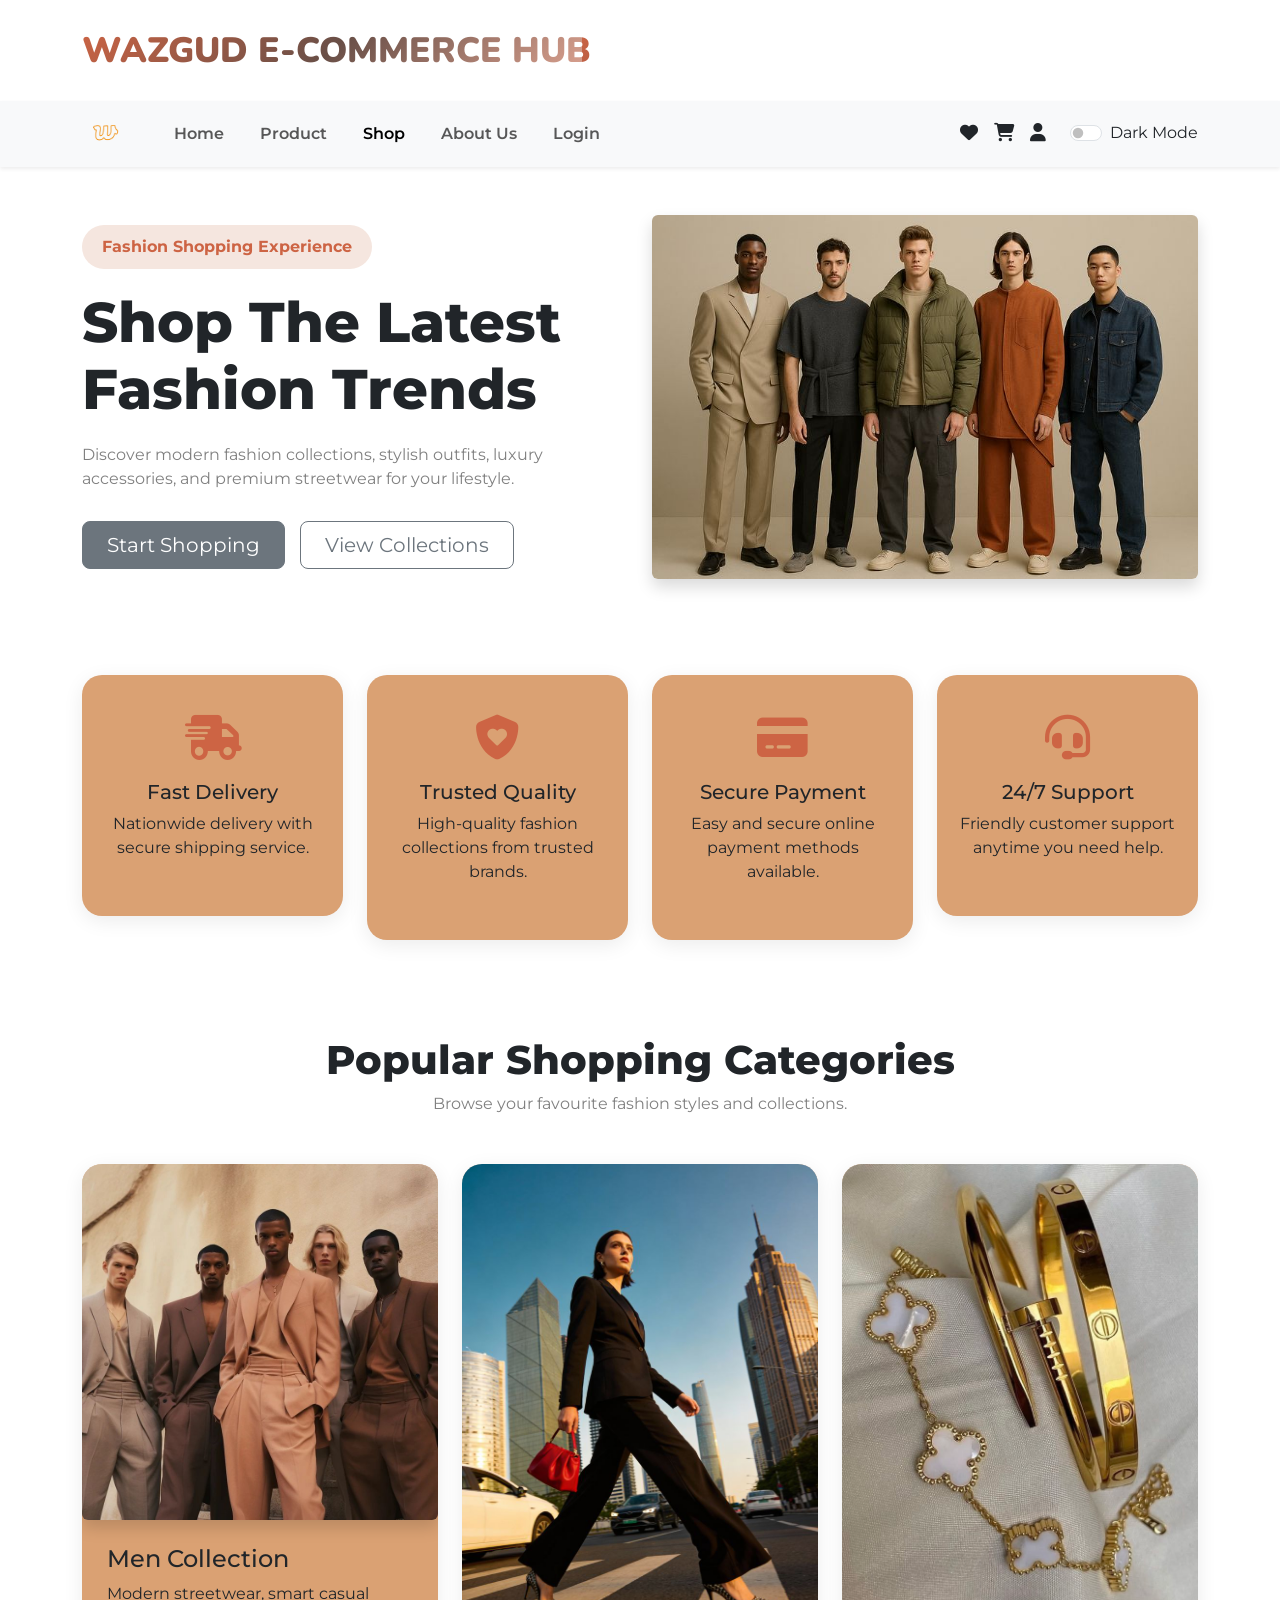
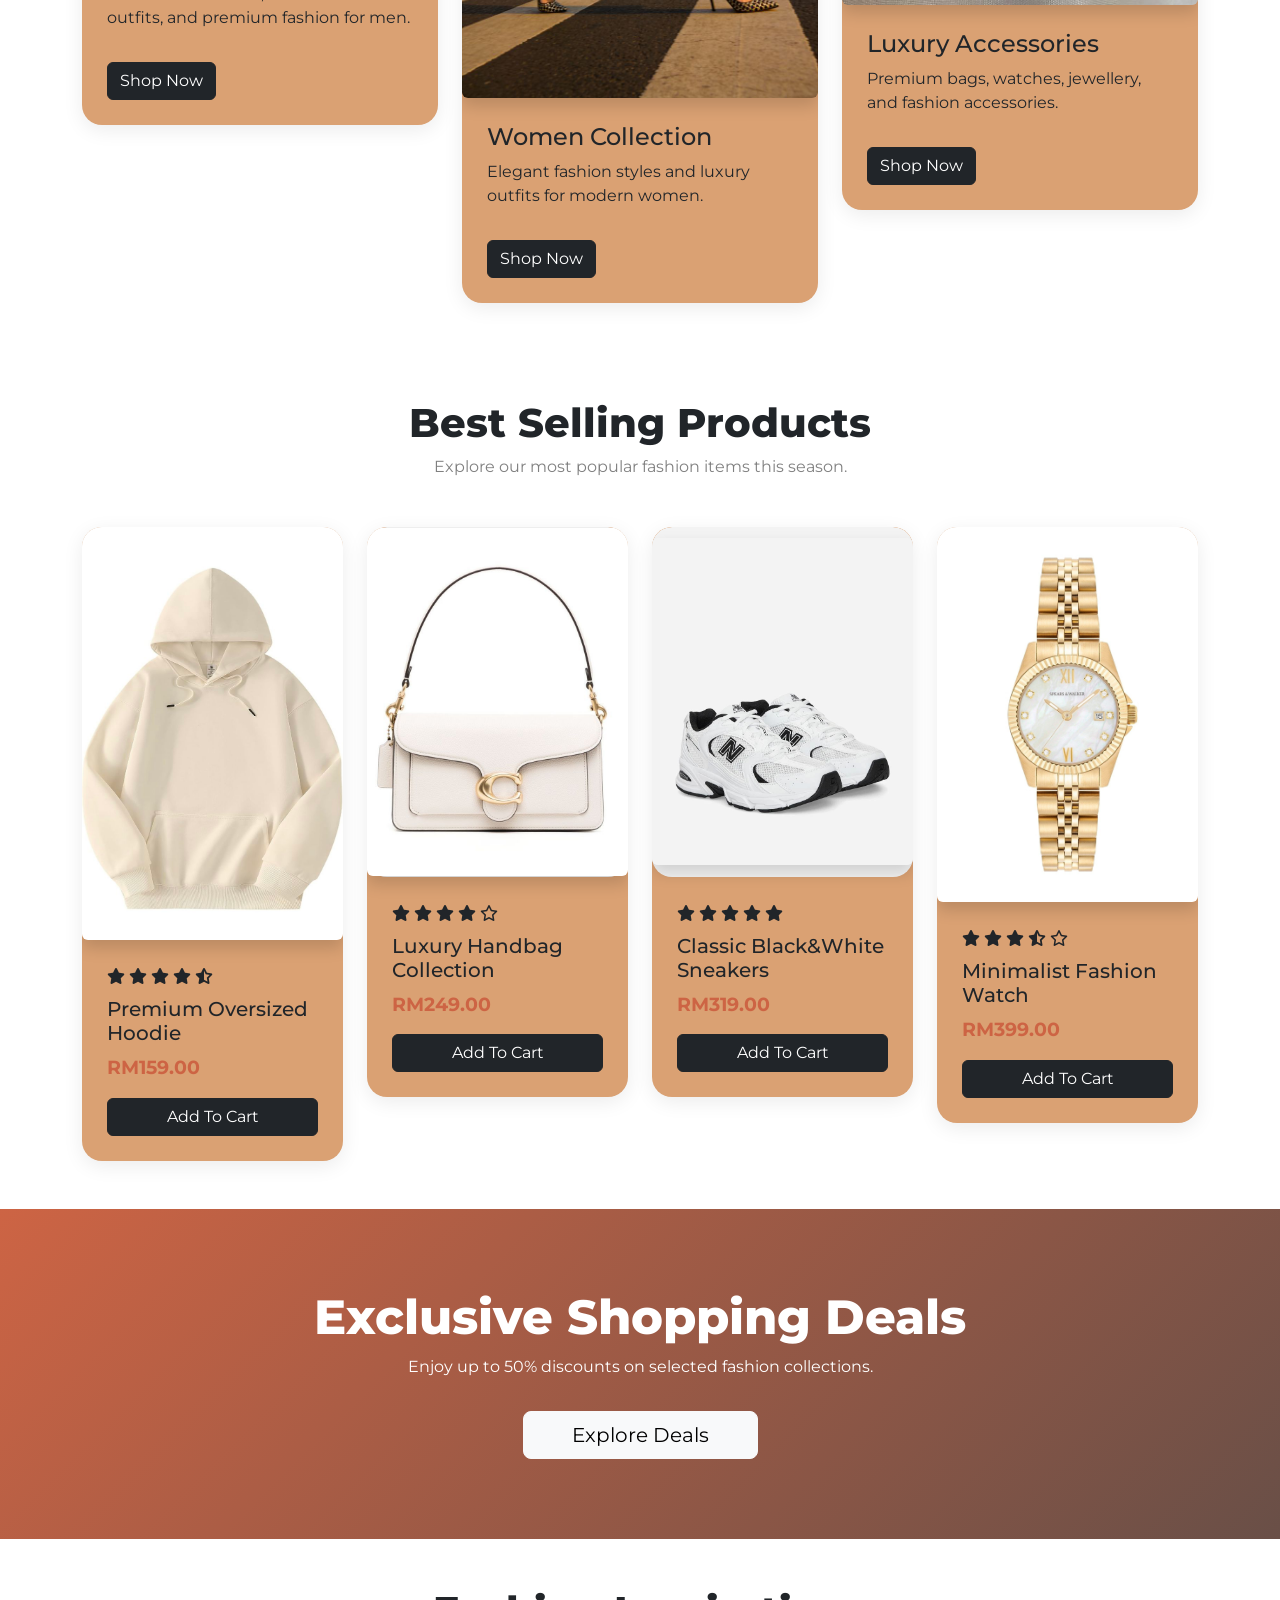
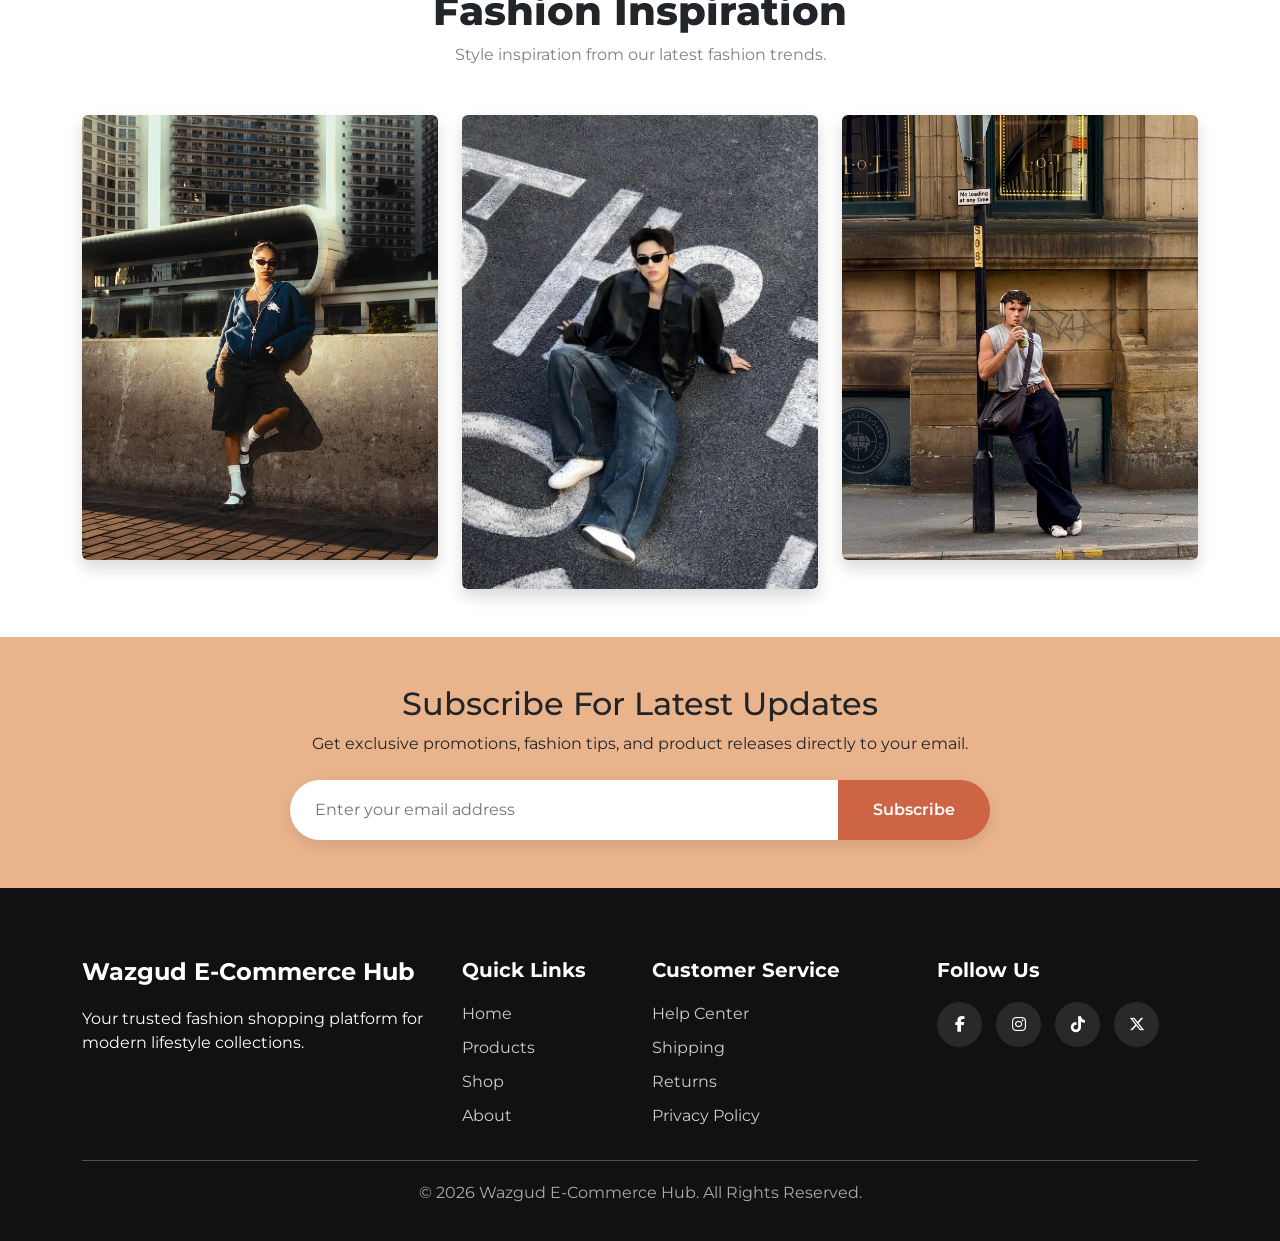
<file: shop.html>
<!doctype html>
<html lang="en">
  <head>
    <meta charset="utf-8">
    <meta name="viewport" content="width=device-width, initial-scale=1">
    <title>Shop - Wazgud E-Commerce Hub</title>

    <!--Bootstrap-->
    <link href="https://cdn.jsdelivr.net/npm/bootstrap@5.3.8/dist/css/bootstrap.min.css" rel="stylesheet">

    <!--Google Fonts-->
    <link rel="preconnect" href="https://fonts.googleapis.com">
    <link rel="preconnect" href="https://fonts.gstatic.com" crossorigin>
    <link href="https://fonts.googleapis.com/css2?family=Montserrat:wght@100..900&family=Nunito:wght@200..1000&display=swap" rel="stylesheet">

    <!--Font Awesome-->
    <link rel="stylesheet" href="https://cdnjs.cloudflare.com/ajax/libs/font-awesome/6.7.2/css/all.min.css"/>

    <!--CSS-->
    <link rel="stylesheet" href="css/style.css">

  </head>
  <body>

    <!--Header-->
    <div class="container my-4">
      <div class="title">Wazgud E-Commerce Hub</div>
    </div>

    <!--Navbar-->
    <nav class="navbar navbar-expand-lg bg-body-tertiary sticky-top shadow-sm">
      <div class="container">

        <!--Logo-->
        <img src="img/logo.png" alt="Logo" width="50px">

        <button class="navbar-toggler" type="button" data-bs-toggle="collapse" data-bs-target="#navbarSupportedContent">
          <span class="navbar-toggler-icon"></span>
        </button>

        <div class="collapse navbar-collapse" id="navbarSupportedContent">
          <ul class="navbar-nav me-auto mb-2 mb-lg-0 ms-4">
            <li class="nav-item">
              <a class="nav-link" href="index.html">Home</a>
            </li>
            <li class="nav-item">
              <a class="nav-link" href="product.html">Product</a>
            </li>
            <li class="nav-item">
              <a class="nav-link active" href="shop.html">Shop</a>
            </li>
            <li class="nav-item">
              <a class="nav-link" href="about.html">About Us</a>
            </li>
            <li class="nav-item">
              <a class="nav-link" href="login.html">Login</a>
            </li>
          </ul>

          <div class="nav-icons d-flex align-items-center gap-3 me-4">
            <a href="#"><i class="fa-solid fa-heart"></i></a>
            <a href="#"><i class="fa-solid fa-cart-shopping"></i></a>
            <a href="#"><i class="fa-solid fa-user"></i></a>
          </div>

          <!--Dark Mode-->
          <div class="form-check form-switch">
            <input class="form-check-input" type="checkbox" id="darkModeToggle">
            <label class="form-check-label" for="darkModeToggle" id="themeLabel">
              Dark Mode
            </label>
          </div>
        </div>
      </div>
    </nav>

    <!--Shop Hero-->
    <section class="shop-hero py-5">
      <div class="container">
        <div class="row align-items-center">
          <div class="col-lg-6">
            <span class="hero-tag">
              Fashion Shopping Experience
            </span>
            <h1 class="hero-title">
              Shop The Latest Fashion Trends
            </h1>
            <p class="hero-text">
              Discover modern fashion collections, stylish outfits,
              luxury accessories, and premium streetwear for your lifestyle.
            </p>
            <div class="hero-btn-group">
              <a href="#shop-products" class="btn btn-secondary btn-lg px-4">
                Start Shopping
              </a>
              <a href="#" class="btn btn-outline-secondary btn-lg px-4">
                View Collections
              </a>
            </div>
          </div>

            <!--Image-->
            <div class="col-lg-6 text-center mt-5 mt-lg-0">
            <div class="hero-image-placeholder border-0">
              <img src="img/mainpic2.jpg" alt="mainpic2" class="img-fluid rounded shadow">
            </div>
          </div>
        </div>
      </div>
    </section>

    <!--Shopping Features-->
    <section class="why-us py-5">
      <div class="container">
        <div class="row text-center g-4">
          <div class="col-md-3">
            <div class="feature-box">
              <i class="fa-solid fa-truck-fast"></i>
              <h5>Fast Delivery</h5>
              <p>
                Nationwide delivery with secure shipping service.
              </p>
            </div>
          </div>
          <div class="col-md-3">
            <div class="feature-box">
              <i class="fa-solid fa-shield-heart"></i>
              <h5>Trusted Quality</h5>
              <p>
                High-quality fashion collections from trusted brands.
              </p>
            </div>
          </div>

          <div class="col-md-3">
            <div class="feature-box">
              <i class="fa-solid fa-credit-card"></i>
              <h5>Secure Payment</h5>
              <p>
                Easy and secure online payment methods available.
              </p>
            </div>
          </div>

          <div class="col-md-3">
            <div class="feature-box">
              <i class="fa-solid fa-headset"></i>
              <h5>24/7 Support</h5>
              <p>
                Friendly customer support anytime you need help.
              </p>
            </div>
          </div>
        </div>
      </div>
    </section>

    <!--Shop Categories-->
    <section class="categories py-5">
      <div class="container">
        <div class="section-title text-center mb-5">
          <h2>Popular Shopping Categories</h2>
          <p>
            Browse your favourite fashion styles and collections.
          </p>
        </div>
        <div class="row g-4">
          <div class="col-lg-4">
            <div class="category-card">
              <div class="product-image border-0">
                <img src="img/man1.jpg" alt="man1" class="img-fluid rounded shadow">
              </div>
              <div class="category-content">
                <h4>Men Collection</h4>
                <p>
                  Modern streetwear, smart casual outfits, and premium fashion for men.
                </p>
                <a href="#" class="btn btn-dark mt-3">
                  Shop Now
                </a>
              </div>
            </div>
          </div>

          <div class="col-lg-4">
            <div class="category-card">
              <div class="product-image border-0">
                <img src="img/woman1.jpg" alt="woman1" class="img-fluid rounded shadow">
              </div>
              <div class="category-content">
                <h4>Women Collection</h4>
                <p>
                  Elegant fashion styles and luxury outfits for modern women.
                </p>
                <a href="#" class="btn btn-dark mt-3">
                  Shop Now
                </a>
              </div>
            </div>
          </div>

          <div class="col-lg-4">
            <div class="category-card">
              <div class="product-image border-0">
                <img src="img/luxuryaccess1.jpg" alt="luxuryaccess1" class="img-fluid rounded shadow">
              </div>
              <div class="category-content">
                <h4>Luxury Accessories</h4>
                <p>
                  Premium bags, watches, jewellery, and fashion accessories.
                </p>
                <a href="#" class="btn btn-dark mt-3">
                  Shop Now
                </a>
              </div>
            </div>
          </div>
        </div>
      </div>
    </section>

    <!--Featured Shop Products-->
    <section class="featured-products py-5" id="shop-products">
      <div class="container">
        <div class="section-title text-center mb-5">
          <h2>Best Selling Products</h2>
          <p>
            Explore our most popular fashion items this season.
          </p>
        </div>
        <div class="row g-4">
          <!--Product Card-->
          <div class="col-lg-3 col-md-6">
            <div class="product-card">
              <div class="product-image border-0">
                <img src="img/hoodie.jpg" alt="hoodie" class="img-fluid rounded shadow">
              </div>
              <div class="product-content">
                <div class="product-rating mb-2">
                  <i class="fa-solid fa-star"></i>
                  <i class="fa-solid fa-star"></i>
                  <i class="fa-solid fa-star"></i>
                  <i class="fa-solid fa-star"></i>
                  <i class="fa-solid fa-star-half-stroke"></i>
                </div>
                <h5>Premium Oversized Hoodie</h5>
                <div class="product-price">
                  RM159.00
                </div>
                <button class="btn btn-dark w-100 mt-3">
                  Add To Cart
                </button>
              </div>
            </div>
          </div>

          <!--Product Card-->
          <div class="col-lg-3 col-md-6">
            <div class="product-card">
              <div class="product-image border-0">
                <img src="img/handbag.jpg" alt="handbag" class="img-fluid rounded shadow">
              </div>
              <div class="product-content">
                <div class="product-rating mb-2">
                  <i class="fa-solid fa-star"></i>
                  <i class="fa-solid fa-star"></i>
                  <i class="fa-solid fa-star"></i>
                  <i class="fa-solid fa-star"></i>
                  <i class="fa-regular fa-star"></i>
                </div>

                <h5>Luxury Handbag Collection</h5>
                <div class="product-price">
                  RM249.00
                </div>
                <button class="btn btn-dark w-100 mt-3">
                  Add To Cart
                </button>
              </div>
            </div>
          </div>

          <!--Product Card-->
          <div class="col-lg-3 col-md-6">
            <div class="product-card">              
              <div class="product-image border-0">
                <img src="img/sneakers.jpg" alt="sneakers" class="img-fluid rounded shadow">
              </div>
              <div class="product-content">
                <div class="product-rating mb-2">
                  <i class="fa-solid fa-star"></i>
                  <i class="fa-solid fa-star"></i>
                  <i class="fa-solid fa-star"></i>
                  <i class="fa-solid fa-star"></i>
                  <i class="fa-solid fa-star"></i>
                </div>

                <h5>Classic Black&White Sneakers</h5>
                <div class="product-price">
                  RM319.00
                </div>
                <button class="btn btn-dark w-100 mt-3">
                  Add To Cart
                </button>
              </div>
            </div>
          </div>

          <!--Product Card-->
          <div class="col-lg-3 col-md-6">
            <div class="product-card">
              <div class="product-image border-0">
                <img src="img/watch.jpg" alt="watch" class="img-fluid rounded shadow">
              </div>
              <div class="product-content">
                <div class="product-rating mb-2">
                  <i class="fa-solid fa-star"></i>
                  <i class="fa-solid fa-star"></i>
                  <i class="fa-solid fa-star"></i>
                  <i class="fa-solid fa-star-half-stroke"></i>
                  <i class="fa-regular fa-star"></i>
                </div>

                <h5>Minimalist Fashion Watch</h5>
                <div class="product-price">
                  RM399.00
                </div>
                <button class="btn btn-dark w-100 mt-3">
                  Add To Cart
                </button>
              </div>
            </div>
          </div>
        </div>
      </div>
    </section>

    <!--Fashion Banner-->
    <section class="promo-banner">
      <div class="container text-center">
        <h2>Exclusive Shopping Deals</h2>
        <p>
          Enjoy up to 50% discounts on selected fashion collections.
        </p>
        <a href="#" class="btn btn-light btn-lg px-5 mt-3">
          Explore Deals
        </a>
      </div>
    </section>

    <!--Shopping Gallery-->
    <section class="py-5">
      <div class="container">
        <div class="section-title text-center mb-5">
          <h2>Fashion Inspiration</h2>
          <p>
            Style inspiration from our latest fashion trends.
          </p>
        </div>

        <div class="row g-4">
          <div class="col-md-4">
            <div class="product-image border-0">
                <img src="img/fashioninspi1.jpg" alt="fashioninspi1" class="img-fluid rounded shadow">
              </div>
          </div>

          <div class="col-md-4">
            <div class="product-image border-0">
                <img src="img/fashioninspi2.jpg" alt="fashioninspi2" class="img-fluid rounded shadow">
              </div>
          </div>

          <div class="col-md-4">
            <div class="product-image border-0">
                <img src="img/fashioninspi3.jpg" alt="fashioninspi3" class="img-fluid rounded shadow">
              </div>
          </div>
        </div>
      </div>
    </section>

    <!--Newsletter-->
    <section class="newsletter-section py-5">
      <div class="container text-center">
        <h2>Subscribe For Latest Updates</h2>
        <p>
          Get exclusive promotions, fashion tips, and product releases directly to your email.
        </p>
        <div class="newsletter-form mt-4">
          <input type="email" placeholder="Enter your email address">
          <button>
            Subscribe
          </button>
        </div>
      </div>
    </section>

    <!--Footer-->
    <footer class="footer-section">
      <div class="container">
        <div class="row g-4">
          <div class="col-lg-4">
            <h4>Wazgud E-Commerce Hub</h4>
            <p>
              Your trusted fashion shopping platform for modern lifestyle collections.
            </p>
          </div>
          <div class="col-lg-2">
            <h5>Quick Links</h5>
            <ul>
              <li><a href="#">Home</a></li>
              <li><a href="#">Products</a></li>
              <li><a href="#">Shop</a></li>
              <li><a href="#">About</a></li>
            </ul>
          </div>

          <div class="col-lg-3">
            <h5>Customer Service</h5>
            <ul>
              <li><a href="#">Help Center</a></li>
              <li><a href="#">Shipping</a></li>
              <li><a href="#">Returns</a></li>
              <li><a href="#">Privacy Policy</a></li>
            </ul>
          </div>

          <div class="col-lg-3">
            <h5>Follow Us</h5>
            <div class="social-icons">
              <a href="#"><i class="fa-brands fa-facebook-f"></i></a>
              <a href="#"><i class="fa-brands fa-instagram"></i></a>
              <a href="#"><i class="fa-brands fa-tiktok"></i></a>
              <a href="#"><i class="fa-brands fa-x-twitter"></i></a>
            </div>
          </div>
        </div>

        <hr>

        <div class="text-center copyright">
          <p>
            © 2026 Wazgud E-Commerce Hub. All Rights Reserved.
          </p>
        </div>
      </div>
    </footer>

    <!--Bootstrap JS-->
    <script src="https://cdn.jsdelivr.net/npm/bootstrap@5.3.8/dist/js/bootstrap.bundle.min.js"></script>

    <!--Dark Mode-->
    <script>

      function setTheme(theme){
        document.documentElement.setAttribute("data-bs-theme", theme);
        localStorage.setItem("theme",theme);
        document.getElementById("themeLabel").innerText =
        theme === "dark" ? "Dark Mode On" : "Dark Mode Off";
      }

      document
      .getElementById("darkModeToggle")
      .addEventListener("change", function (event) {
        if (event.target.checked) {
          setTheme("dark");
        } else {
          setTheme("");
        }
      });

      window.onload = function () {
        let savedTheme = localStorage.getItem("theme");
        if(savedTheme) {
          setTheme(savedTheme);
          if (savedTheme === "dark") {
            document.getElementById("darkModeToggle").checked = true;
          }
        }
      };
    </script>

  </body>
</html>
</file>
<file: css/style.css>
body {
  font-family: "Montserrat", sans-serif;
}

.login {
  font-family: "Nunito", sans-serif;
  font-optical-sizing: auto;
  font-weight: 700;
  font-style: 40px;
  text-transform: uppercase;
  color: transparent;
  background: linear-gradient(
    135deg, #cd6444, #694f47, #dba290
  );
  background-size: 500px 100%;
  background-clip: text;
}

.title {
  font-family: "Nunito", sans-serif;
  font-optical-sizing: auto;
  font-weight: 900;
  font-style: 35px;
  text-transform: uppercase;
  color: transparent;
  background: linear-gradient(
    135deg, #cd6444, #694f47, #dba290
  );
  background-size: 500px 100%;
  background-clip: text;
  font-size: 2.2rem;
}

.navbar {
  backdrop-filter: blur(10px);
}

.nav-link {
  font-weight: 600;
  margin: 0 10px;
}

.nav-icons a {
  color: inherit;
  font-size: 18px;
  transition: 0.3s ease;
}

.nav-icons a:hover {
  color: #cd6444;
}

.hero-section {
  padding: 80px 0;
}

.hero-tag {
  display: inline-block;
  background-color: #f5e6df;
  color: #cd6444;
  padding: 10px 20px;
  border-radius: 30px;
  font-weight: 700;
  margin-bottom: 20px;
}

.hero-title {
  font-size: 3.5rem;
  font-weight: 800;
  line-height: 1.2;
  margin-bottom: 20px;
}

.hero-text {
  font-size: 1rem;
  color: gray;
  margin-bottom: 30px;
}

.hero-btn-group {
  display: flex;
  gap: 15px;
  flex-wrap: wrap;
}

.hero-image-placeholder,
.category-image,
.product-image {
  background-color: #f3f3f3;
  border-radius: 20px;
  min-height: 350px;
  display: flex;
  flex-direction: column;
  justify-content: center;
  align-items: center;
  color: #999;
  border: 2px dashed #ccc;
}

.hero-image-placeholder i,
.category-image i,
.product-image i {
  font-size: 60px;
  margin-bottom: 15px;
}

.section-title h2 {
  font-size: 2.5rem;
  font-weight: 800;
}

.section-title p {
  color: gray;
}

.category-card,
.product-card,
.feature-box {
  background: rgb(218, 161, 115);
  border-radius: 20px;
  overflow: hidden;
  box-shadow: 0 5px 20px rgba(0,0,0,0.08);
  transition: 0.3s ease;
}

.category-card:hover,
.product-card:hover,
.feature-box:hover {
  transform: translateY(-10px);
}

.category-content,
.product-content {
  padding: 25px;
}

.product-price {
  color: #cd6444;
  font-weight: 700;
  font-size: 1.2rem;
}

.promo-banner {
  background: linear-gradient(135deg, #cd6444, #694f47);
  padding: 80px 20px;
  color: white;
}

.promo-banner h2 {
  font-size: 3rem;
  font-weight: 800;
}

.feature-box {
  padding: 40px 20px;
}

.feature-box i {
  font-size: 45px;
  margin-bottom: 20px;
  color: #cd6444;
}

.newsletter-section {
  background-color: rgb(233, 179, 140);
}

.newsletter-form {
  max-width: 700px;
  margin: auto;
  display: flex;
  overflow: hidden;
  border-radius: 50px;
  box-shadow: 0 5px 15px rgba(0,0,0,0.1);
}

.newsletter-form input {
  width: 100%;
  border: none;
  padding: 18px 25px;
  outline: none;
}

.newsletter-form button {
  border: none;
  background-color: #cd6444;
  color: white;
  padding: 0 35px;
  font-weight: 600;
}

.footer-section {
  background-color: #111;
  color: white;
  padding: 70px 0 20px;
}

.footer-section h4,
.footer-section h5 {
  margin-bottom: 20px;
  font-weight: 700;
}

.footer-section ul {
  list-style: none;
  padding: 0;
}

.footer-section ul li {
  margin-bottom: 10px;
}

.footer-section ul li a {
  text-decoration: none;
  color: #ccc;
  transition: 0.3s ease;
}

.footer-section ul li a:hover {
  color: white;
}

.social-icons a {
  display: inline-flex;
  align-items: center;
  justify-content: center;
  width: 45px;
  height: 45px;
  border-radius: 50%;
  background-color: rgba(255,255,255,0.1);
  color: white;
  margin-right: 10px;
  transition: 0.3s ease;
  text-decoration: none;
}

.social-icons a:hover {
  background-color: #cd6444;
}

.copyright {
  margin-top: 20px;
  color: #aaa;
}

@media (max-width: 991px) {
  .hero-title {
    font-size: 2.5rem;
  }

  .hero-image-placeholder,
  .category-image,
  .product-image {
    min-height: 250px;
  }
}

@media (max-width: 576px) {
  .title {
    font-size: 1.6rem;
  }

  .hero-title {
    font-size: 2rem;
  }

  .newsletter-form {
    flex-direction: column;
    border-radius: 20px;
  }

  .newsletter-form button {
    padding: 15px;
  }
}
</file>
